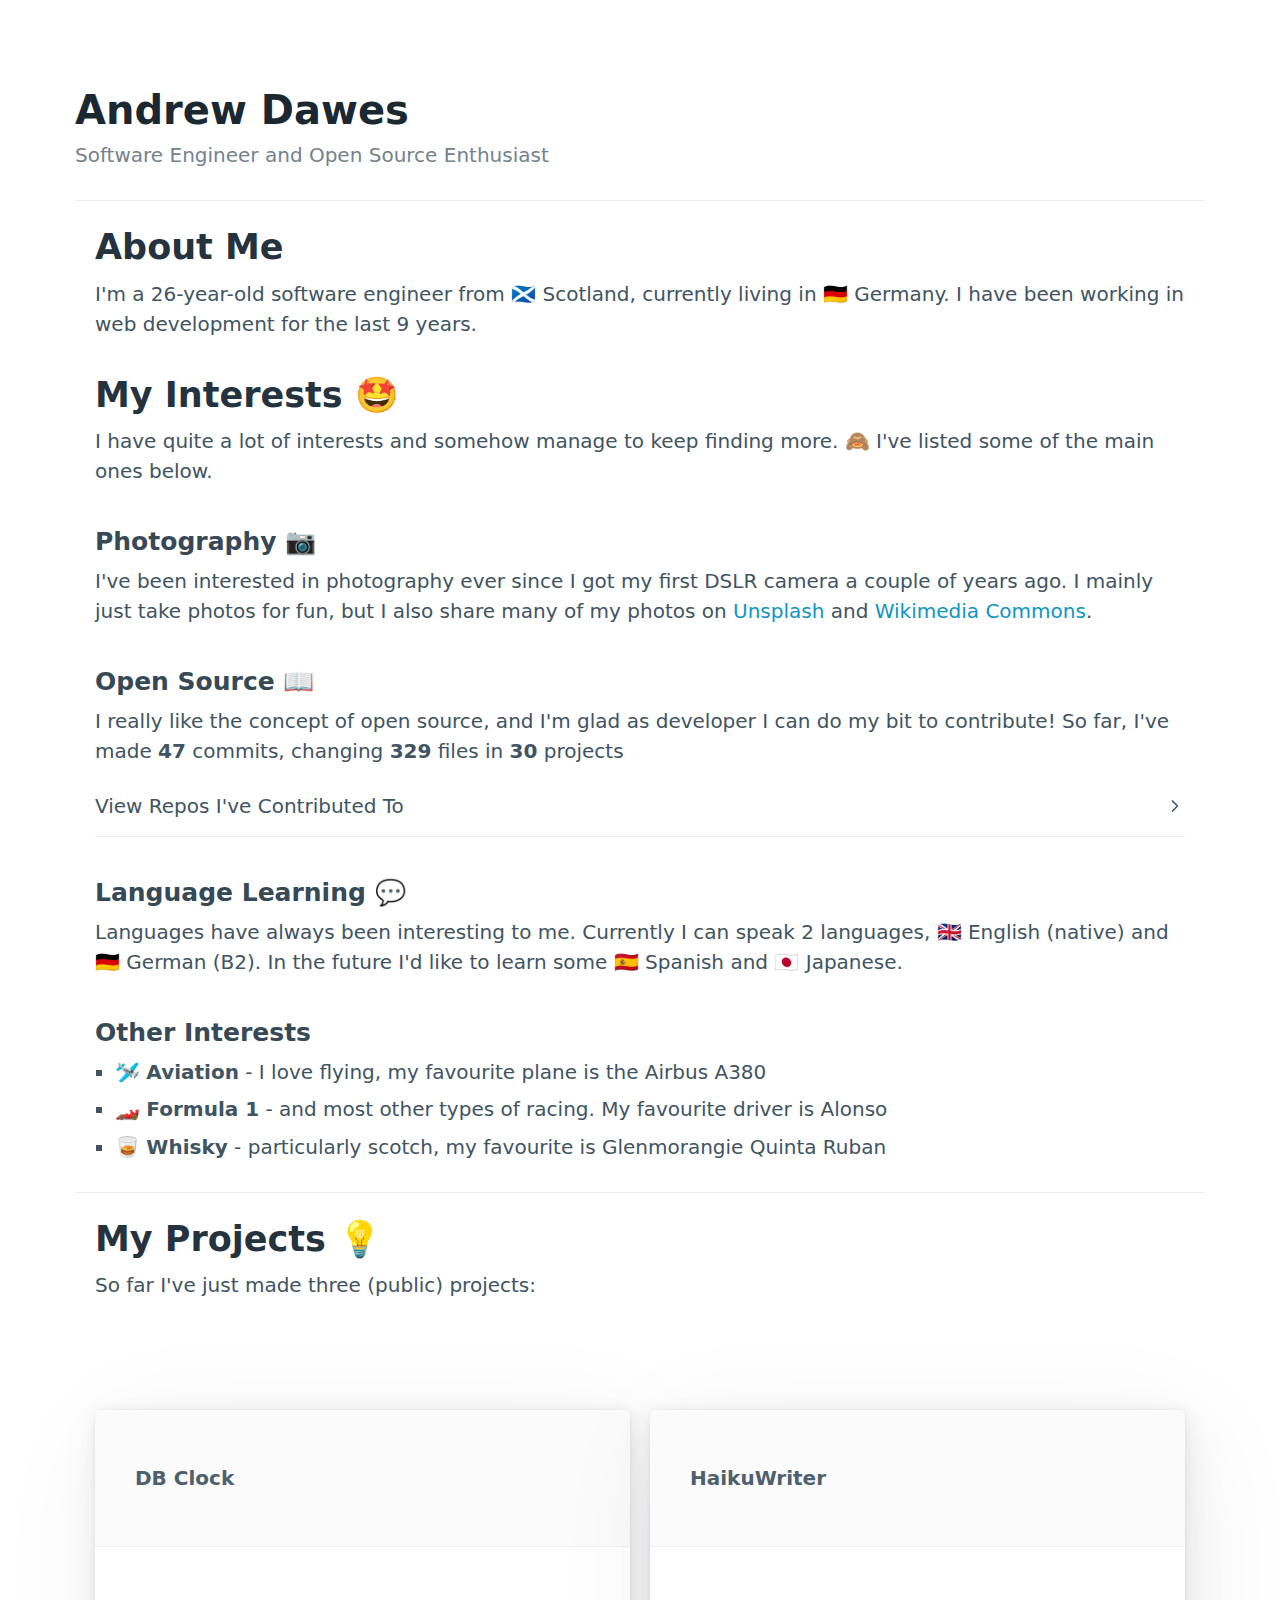
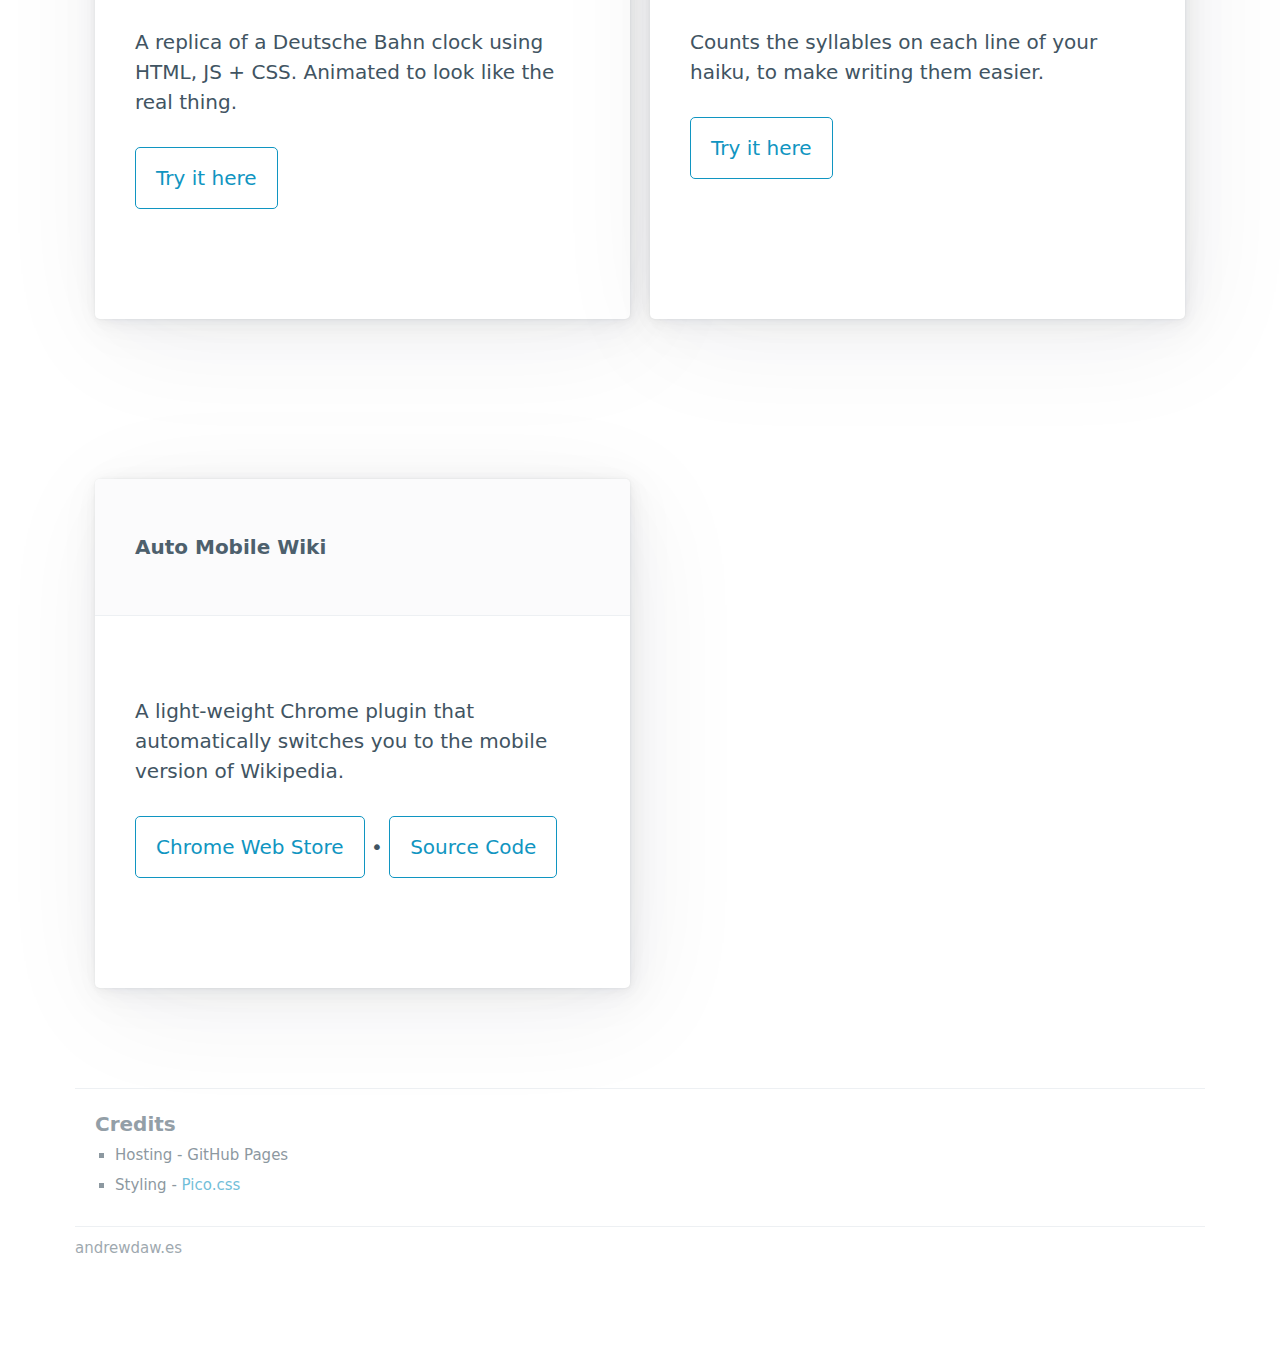
<file: index.html>
<!DOCTYPE html>
<html lang="en">
	<head>
		<meta charset="UTF-8" />
		<meta http-equiv="X-UA-Compatible" content="IE=edge" />
		<meta name="viewport" content="width=device-width, initial-scale=1" />
		<title>Andrew Dawes, Software Engineer</title>
		<link rel="stylesheet" href="css/pico.min.css" />
		<link rel="stylesheet" href="css/style.css?v=1.13" />
		<link rel="icon" type="image/png" href="favicon.png" />
	</head>
	<body>
		<main class="container">
			<div class="headings">
				<h1>Andrew Dawes</h1>
				<h2>Software Engineer and Open Source Enthusiast</h2>
			</div>
			<hr />
			<section>
				<h2>About Me</h2>
				<p>
					I'm a 26-year-old software engineer from 🏴󠁧󠁢󠁳󠁣󠁴󠁿 Scotland,
					currently living in 🇩🇪 Germany. I have been working in web
					development for the last 9 years.
				</p>
			</section>
			<section>
				<h2>My Interests 🤩</h2>
				<p>
					I have quite a lot of interests and somehow manage to keep
					finding more. 🙈 I've listed some of the main ones below.
				</p>
				<h4>Photography 📷</h4>
				<p>
					I've been interested in photography ever since I got my
					first DSLR camera a couple of years ago. I mainly just take
					photos for fun, but I also share many of my photos on
					<a href="https://unsplash.com/@andrewdawes" target="_blank"
						>Unsplash</a
					>
					and
					<a
						href="https://commons.wikimedia.org/wiki/Special:Contributions/AndrewDawes"
						target="_blank"
						>Wikimedia Commons</a
					>.
				</p>
				<h4>Open Source 📖</h4>
				<p>
					I really like the concept of open source, and I'm glad as
					developer I can do my bit to contribute! So far, I've made
					<b>47</b> commits, changing <b>329</b> files in
					<b>30</b> projects
				</p>
				<details>
					<summary>View Repos I've Contributed To</summary>
					<ul class="splitlist">
						<li>
							<a
								href="https://github.com/Automattic/jetpack"
								target="_blank"
								>Automattic/jetpack</a
							>
						</li>
						<li>
							<a
								href="https://github.com/bolt/core"
								target="_blank"
								>bolt/core</a
							>
						</li>
						<li>
							<a
								href="https://github.com/bolt/docs"
								target="_blank"
								>bolt/docs</a
							>
						</li>
						<li>
							<a
								href="https://github.com/cakephp/docs"
								target="_blank"
								>cakephp/docs</a
							>
						</li>
						<li>
							<a
								href="https://github.com/chartjs/Chart.js"
								target="_blank"
								>chartjs/Chart.js</a
							>
						</li>
						<li>
							<a href="codeguy/php-the-right-way" target="_blank"
								>codeguy/php-the-right-way</a
							>
						</li>
						<li>
							<a
								href="https://github.com/codeigniter4/CodeIgniter4"
								target="_blank"
								>codeigniter4/CodeIgniter4</a
							>
						</li>
						<li>
							<a
								href="https://github.com/freeCodeCamp/freeCodeCamp"
								target="_blank"
								>freeCodeCamp/freeCodeCamp</a
							>
						</li>
						<li>
							<a
								href="https://github.com/JetBrains/phpstorm-stubs"
								target="_blank"
								>JetBrains/phpstorm-stubs</a
							>
						</li>
						<li>
							<a
								href="https://github.com/jquery/api.jquery.com"
								target="_blank"
								>jquery/api.jquery.com</a
							>
						</li>
						<li>
							<a
								href="https://github.com/KnpLabs/php-github-api"
								target="_blank"
								>KnpLabs/php-github-api</a
							>
						</li>
						<li>
							<a
								href="https://github.com/laravel/docs"
								target="_blank"
								>laravel/docs</a
							>
						</li>
						<li>
							<a
								href="https://github.com/mjaschen/phpgeo"
								target="_blank"
								>mjaschen/phpgeo</a
							>
						</li>
						<li>
							<a
								href="https://github.com/mezzio/mezzio"
								target="_blank"
								>mezzio/mezzio</a
							>
						</li>
						<li>
							<a
								href="https://github.com/nette/docs"
								target="_blank"
								>nette/docs</a
							>
						</li>
						<li>
							<a
								href="https://github.com/nextcloud/documentation"
								target="_blank"
								>nextcloud/documentation</a
							>
						</li>
						<li>
							<a href="https://github.com/npm/cli" target="_blank"
								>npm/cli</a
							>
						</li>
						<li>
							<a
								href="https://github.com/npm/documentation"
								target="_blank"
								>npm/documentation</a
							>
						</li>
						<li>
							<a
								href="https://github.com/nunomaduro/phpinsights"
								target="_blank"
								>nunomaduro/phpinsights</a
							>
						</li>
						<li>
							<a
								href="https://github.com/qunitjs/qunit"
								target="_blank"
								>qunitjs/qunit</a
							>
						</li>
						<li>
							<a
								href="https://github.com/slimphp/Slim-Website/"
								target="_blank"
								>slimphp/Slim-Website/</a
							>
						</li>
						<li>
							<a
								href="https://github.com/smarty-php/smarty"
								target="_blank"
								>smarty-php/smarty</a
							>
						</li>
						<li>
							<a
								href="https://github.com/splitbrain/dokuwiki"
								target="_blank"
								>splitbrain/dokuwiki</a
							>
						</li>
						<li>
							<a
								href="https://github.com/twbs/bootstrap"
								target="_blank"
								>twbs/bootstrap</a
							>
						</li>
						<li>
							<a
								href="https://github.com/vuejs/docs"
								target="_blank"
								>vuejs/docs</a
							>
						</li>
						<li>
							<a
								href="https://github.com/WordPress/book"
								target="_blank"
								>WordPress/book</a
							>
						</li>
						<li>
							<a
								href="https://github.com/WordPress/WordPress-Documentation-Style-Guide"
								target="_blank"
								>WordPress/WordPress-Documentation-Style-Guide</a
							>
						</li>
						<li>
							<a
								href="https://github.com/WordPress/wpcs-docs"
								target="_blank"
								>WordPress/wpcs-docs</a
							>
						</li>
						<li>
							<a
								href="https://github.com/yiisoft/yii2"
								target="_blank"
								>yiisoft/yii2</a
							>
						</li>
					</ul>
				</details>
				<h4>Language Learning 💬</h4>
				<p>
					Languages have always been interesting to me. Currently I
					can speak 2 languages, 🇬🇧 English (native) and 🇩🇪 German
					(B2). In the future I'd like to learn some 🇪🇸 Spanish and 🇯🇵
					Japanese.
				</p>
				<h4>Other Interests</h4>
				<ul>
					<li>
						🛩️ <b>Aviation</b> - I love flying, my favourite plane
						is the Airbus A380
					</li>
					<li>
						🏎️ <b>Formula 1</b> - and most other types of racing. My
						favourite driver is Alonso
					</li>
					<li>
						🥃 <b>Whisky</b> - particularly scotch, my favourite is
						Glenmorangie Quinta Ruban
					</li>
				</ul>
			</section>
			<hr />
			<section>
				<h2>My Projects 💡</h2>
				<p>So far I've just made three (public) projects:</p>
				<div class="grid">
					<article>
						<header>
							<h6>DB Clock</h6>
						</header>
						<p>
							A replica of a Deutsche Bahn clock using HTML, JS +
							CSS. Animated to look like the real thing.
						</p>
						<p>
							<a
								href="https://andrewdaw.es/projects/db-clock"
								role="button"
								class="outline"
								target="_blank"
								>Try it here</a
							>
						</p>
					</article>
					<article>
						<header>
							<h6>HaikuWriter</h6>
						</header>
						<p>
							Counts the syllables on each line of your haiku, to
							make writing them easier.
						</p>
						<p>
							<a
								href="https://andrewdaw.es/projects/haiku-writer"
								role="button"
								class="outline"
								target="_blank"
								>Try it here</a
							>
						</p>
					</article>
				</div>
				<div class="grid">
					<article>
						<header>
							<h6>Auto Mobile Wiki</h6>
						</header>
						<p>
							A light-weight Chrome plugin that automatically
							switches you to the mobile version of Wikipedia.
						</p>
						<p>
							<a
								href="https://chrome.google.com/webstore/detail/auto-mobile-wiki/agpoipkfbifkdhdghbjilapmbgdedomn"
								role="button"
								class="outline"
								target="_blank"
								>Chrome Web Store</a
							>
							&bull;
							<a
								href="https://github.com/AndrewDawes/auto-mobile-wiki"
								role="button"
								class="outline"
								target="_blank"
								>Source Code</a
							>
						</p>
					</article>
					<div></div>
				</div>
			</section>
			<hr />
			<section class="credits">
				<h6>Credits</h6>
				<ul>
					<li>Hosting - GitHub Pages</li>
					<li>
						Styling -
						<a
							href="https://github.com/picocss/pico"
							target="_blank"
							>Pico.css</a
						>
					</li>
				</ul>
			</section>
			<hr />
			<p class="footer">andrewdaw.es</p>
		</main>
	</body>
</html>
</file>
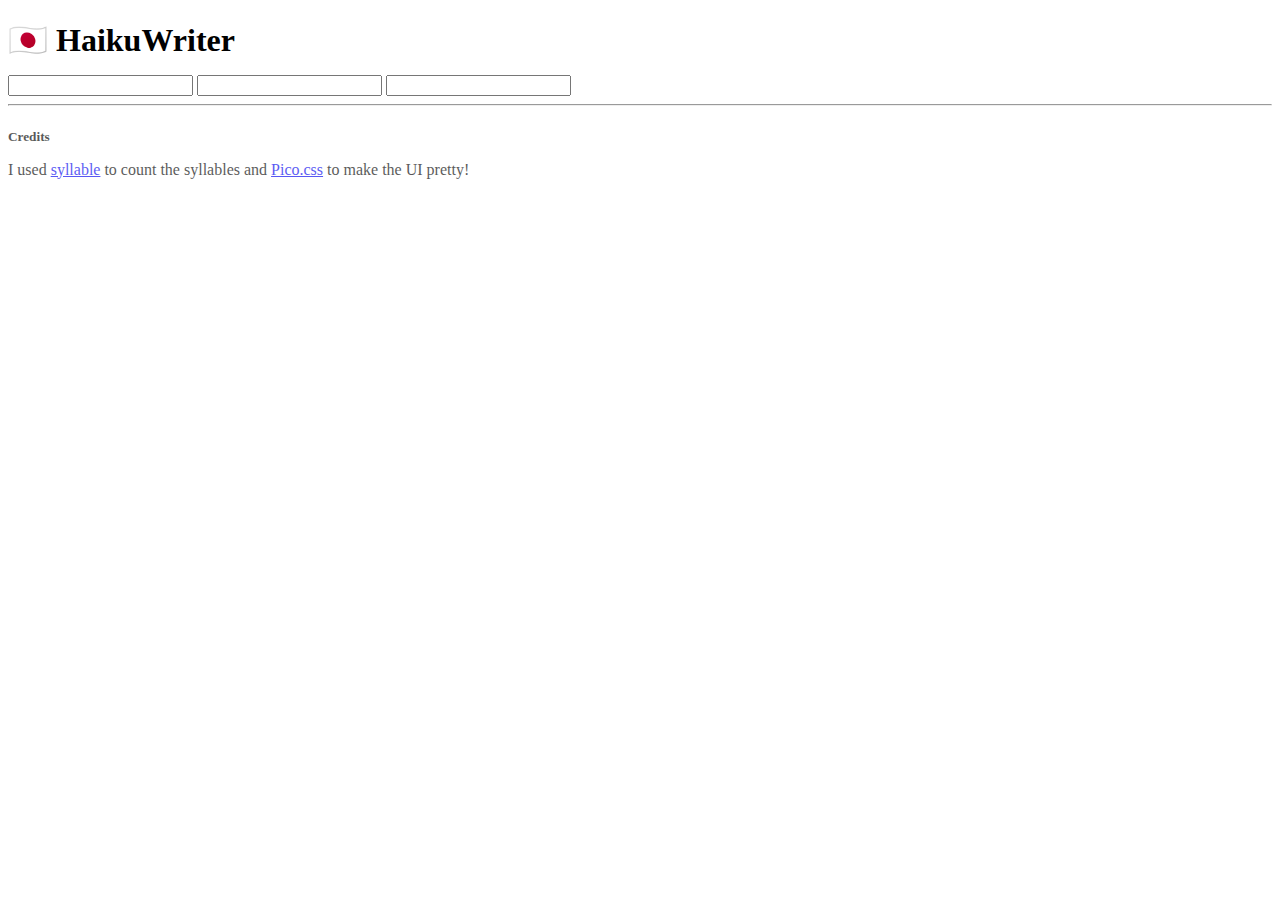
<file: projects/haiku-writer/index.html>
<!DOCTYPE html>
<html lang="en">
	<head>
		<meta charset="UTF-8">
		<meta name="viewport" content="width=device-width, initial-scale=1">
		<link rel="stylesheet" href="https://andrewdaw.es/css/pico.min.css">
		<title>HaikuWriter</title>
		<style>h1{margin-bottom: 1rem} h5{margin-bottom: 0;} .credits{opacity: 0.65}</style>
	</head>
	<body>

		<main class="container">
			<h1>🇯🇵 HaikuWriter</h1>
			<input type="text" id="lineOne" data-line="1">
			<input type="text" id="lineTwo" data-line="2">
			<input type="text" id="lineThree" data-line="3">
			<hr>
			<div class="credits">
				<h5>Credits</h4>
				<p>I used <a href="https://github.com/words/syllable" target="blank">syllable</a> to count the syllables and <a href="https://github.com/picocss/pico">Pico.css</a> to make the UI pretty!</p>
			</div>
		</main>

		<script type="module">
			import { syllable } from 'https://esm.sh/syllable@5?bundle';

			const updateDom = (el, invalid) => el.setAttribute('aria-invalid', invalid);

			const isSyllableCountValid = (syllableCount, lineNumber) => {
				let target = lineNumber === 2 ? 7 : 5;
				return syllableCount === target;
			}

			const checkSyllables = ({ target }) => {
				let lineNumber = parseInt(target.dataset.line);
				let syllableCount = syllable(target.value);
				let invalid = !isSyllableCountValid(syllableCount, lineNumber);
				updateDom(target, invalid);
			}

			[
				document.getElementById('lineOne'),
				document.getElementById('lineTwo'),
				document.getElementById('lineThree')
			].forEach(el => el.addEventListener('keyup', checkSyllables));
		</script>
	</body>
</html>
</file>
<file: css/style.css>
h1, h6 {
	margin-bottom: 0;
}
h2, h3, h4 {
	margin-bottom: 0.25rem
}
section {
	margin: 1rem
}
ul.splitlist {
	display: flex;
	flex-direction: column;
	flex-wrap: wrap;
}
.footer {
	opacity: 0.5;
	font-size: 0.75em
}
.emoji {
	height: 35px;
	width: 45px;
	display: inline-block;
	background-repeat: no-repeat;
	background-size: 45px;
	position: relative;
	top: 2px;
}
.credits {
	opacity: 0.6
}
.credits h6 {
	margin-bottom: 0.25rem
}
.credits ul {
	font-size: 0.75rem;
}
@media only screen and (min-width: 600px) {
	ul.splitlist {
		flex-direction: row;
	}
	ul.splitlist li {
		width: 50%;
	}
}
</file>
<file: css/pico.min.css>
@charset "UTF-8";/*!
 * Pico.css v1.5.6 (https://picocss.com)
 * Copyright 2019-2022 - Licensed under MIT
 */:root{--font-family:system-ui,-apple-system,"Segoe UI","Roboto","Ubuntu","Cantarell","Noto Sans",sans-serif,"Apple Color Emoji","Segoe UI Emoji","Segoe UI Symbol","Noto Color Emoji";--line-height:1.5;--font-weight:400;--font-size:16px;--border-radius:0.25rem;--border-width:1px;--outline-width:3px;--spacing:1rem;--typography-spacing-vertical:1.5rem;--block-spacing-vertical:calc(var(--spacing) * 2);--block-spacing-horizontal:var(--spacing);--grid-spacing-vertical:0;--grid-spacing-horizontal:var(--spacing);--form-element-spacing-vertical:0.75rem;--form-element-spacing-horizontal:1rem;--nav-element-spacing-vertical:1rem;--nav-element-spacing-horizontal:0.5rem;--nav-link-spacing-vertical:0.5rem;--nav-link-spacing-horizontal:0.5rem;--form-label-font-weight:var(--font-weight);--transition:0.2s ease-in-out;--modal-overlay-backdrop-filter:blur(0.25rem)}@media (min-width:576px){:root{--font-size:17px}}@media (min-width:768px){:root{--font-size:18px}}@media (min-width:992px){:root{--font-size:19px}}@media (min-width:1200px){:root{--font-size:20px}}@media (min-width:576px){body>footer,body>header,body>main,section{--block-spacing-vertical:calc(var(--spacing) * 2.5)}}@media (min-width:768px){body>footer,body>header,body>main,section{--block-spacing-vertical:calc(var(--spacing) * 3)}}@media (min-width:992px){body>footer,body>header,body>main,section{--block-spacing-vertical:calc(var(--spacing) * 3.5)}}@media (min-width:1200px){body>footer,body>header,body>main,section{--block-spacing-vertical:calc(var(--spacing) * 4)}}@media (min-width:576px){article{--block-spacing-horizontal:calc(var(--spacing) * 1.25)}}@media (min-width:768px){article{--block-spacing-horizontal:calc(var(--spacing) * 1.5)}}@media (min-width:992px){article{--block-spacing-horizontal:calc(var(--spacing) * 1.75)}}@media (min-width:1200px){article{--block-spacing-horizontal:calc(var(--spacing) * 2)}}dialog>article{--block-spacing-vertical:calc(var(--spacing) * 2);--block-spacing-horizontal:var(--spacing)}@media (min-width:576px){dialog>article{--block-spacing-vertical:calc(var(--spacing) * 2.5);--block-spacing-horizontal:calc(var(--spacing) * 1.25)}}@media (min-width:768px){dialog>article{--block-spacing-vertical:calc(var(--spacing) * 3);--block-spacing-horizontal:calc(var(--spacing) * 1.5)}}a{--text-decoration:none}a.contrast,a.secondary{--text-decoration:underline}small{--font-size:0.875em}h1,h2,h3,h4,h5,h6{--font-weight:700}h1{--font-size:2rem;--typography-spacing-vertical:3rem}h2{--font-size:1.75rem;--typography-spacing-vertical:2.625rem}h3{--font-size:1.5rem;--typography-spacing-vertical:2.25rem}h4{--font-size:1.25rem;--typography-spacing-vertical:1.874rem}h5{--font-size:1.125rem;--typography-spacing-vertical:1.6875rem}[type=checkbox],[type=radio]{--border-width:2px}[type=checkbox][role=switch]{--border-width:3px}tfoot td,tfoot th,thead td,thead th{--border-width:3px}:not(thead,tfoot)>*>td{--font-size:0.875em}code,kbd,pre,samp{--font-family:"Menlo","Consolas","Roboto Mono","Ubuntu Monospace","Noto Mono","Oxygen Mono","Liberation Mono",monospace,"Apple Color Emoji","Segoe UI Emoji","Segoe UI Symbol","Noto Color Emoji"}kbd{--font-weight:bolder}:root:not([data-theme=dark]),[data-theme=light]{--background-color:#fff;--color:hsl(205deg, 20%, 32%);--h1-color:hsl(205deg, 30%, 15%);--h2-color:#24333e;--h3-color:hsl(205deg, 25%, 23%);--h4-color:#374956;--h5-color:hsl(205deg, 20%, 32%);--h6-color:#4d606d;--muted-color:hsl(205deg, 10%, 50%);--muted-border-color:hsl(205deg, 20%, 94%);--primary:hsl(195deg, 85%, 41%);--primary-hover:hsl(195deg, 90%, 32%);--primary-focus:rgba(16, 149, 193, 0.125);--primary-inverse:#fff;--secondary:hsl(205deg, 15%, 41%);--secondary-hover:hsl(205deg, 20%, 32%);--secondary-focus:rgba(89, 107, 120, 0.125);--secondary-inverse:#fff;--contrast:hsl(205deg, 30%, 15%);--contrast-hover:#000;--contrast-focus:rgba(89, 107, 120, 0.125);--contrast-inverse:#fff;--mark-background-color:#fff2ca;--mark-color:#543a26;--ins-color:#388e3c;--del-color:#c62828;--blockquote-border-color:var(--muted-border-color);--blockquote-footer-color:var(--muted-color);--button-box-shadow:0 0 0 rgba(0, 0, 0, 0);--button-hover-box-shadow:0 0 0 rgba(0, 0, 0, 0);--form-element-background-color:transparent;--form-element-border-color:hsl(205deg, 14%, 68%);--form-element-color:var(--color);--form-element-placeholder-color:var(--muted-color);--form-element-active-background-color:transparent;--form-element-active-border-color:var(--primary);--form-element-focus-color:var(--primary-focus);--form-element-disabled-background-color:hsl(205deg, 18%, 86%);--form-element-disabled-border-color:hsl(205deg, 14%, 68%);--form-element-disabled-opacity:0.5;--form-element-invalid-border-color:#c62828;--form-element-invalid-active-border-color:#d32f2f;--form-element-invalid-focus-color:rgba(211, 47, 47, 0.125);--form-element-valid-border-color:#388e3c;--form-element-valid-active-border-color:#43a047;--form-element-valid-focus-color:rgba(67, 160, 71, 0.125);--switch-background-color:hsl(205deg, 16%, 77%);--switch-color:var(--primary-inverse);--switch-checked-background-color:var(--primary);--range-border-color:hsl(205deg, 18%, 86%);--range-active-border-color:hsl(205deg, 16%, 77%);--range-thumb-border-color:var(--background-color);--range-thumb-color:var(--secondary);--range-thumb-hover-color:var(--secondary-hover);--range-thumb-active-color:var(--primary);--table-border-color:var(--muted-border-color);--table-row-stripped-background-color:#f6f8f9;--code-background-color:hsl(205deg, 20%, 94%);--code-color:var(--muted-color);--code-kbd-background-color:var(--contrast);--code-kbd-color:var(--contrast-inverse);--code-tag-color:hsl(330deg, 40%, 50%);--code-property-color:hsl(185deg, 40%, 40%);--code-value-color:hsl(40deg, 20%, 50%);--code-comment-color:hsl(205deg, 14%, 68%);--accordion-border-color:var(--muted-border-color);--accordion-close-summary-color:var(--color);--accordion-open-summary-color:var(--muted-color);--card-background-color:var(--background-color);--card-border-color:var(--muted-border-color);--card-box-shadow:0.0145rem 0.029rem 0.174rem rgba(27, 40, 50, 0.01698),0.0335rem 0.067rem 0.402rem rgba(27, 40, 50, 0.024),0.0625rem 0.125rem 0.75rem rgba(27, 40, 50, 0.03),0.1125rem 0.225rem 1.35rem rgba(27, 40, 50, 0.036),0.2085rem 0.417rem 2.502rem rgba(27, 40, 50, 0.04302),0.5rem 1rem 6rem rgba(27, 40, 50, 0.06),0 0 0 0.0625rem rgba(27, 40, 50, 0.015);--card-sectionning-background-color:#fbfbfc;--dropdown-background-color:#fbfbfc;--dropdown-border-color:#e1e6eb;--dropdown-box-shadow:var(--card-box-shadow);--dropdown-color:var(--color);--dropdown-hover-background-color:hsl(205deg, 20%, 94%);--modal-overlay-background-color:rgba(213, 220, 226, 0.7);--progress-background-color:hsl(205deg, 18%, 86%);--progress-color:var(--primary);--loading-spinner-opacity:0.5;--tooltip-background-color:var(--contrast);--tooltip-color:var(--contrast-inverse);--icon-checkbox:url("data:image/svg+xml,%3Csvg xmlns='http://www.w3.org/2000/svg' width='24' height='24' viewBox='0 0 24 24' fill='none' stroke='rgb(255, 255, 255)' stroke-width='4' stroke-linecap='round' stroke-linejoin='round'%3E%3Cpolyline points='20 6 9 17 4 12'%3E%3C/polyline%3E%3C/svg%3E");--icon-chevron:url("data:image/svg+xml,%3Csvg xmlns='http://www.w3.org/2000/svg' width='24' height='24' viewBox='0 0 24 24' fill='none' stroke='rgb(65, 84, 98)' stroke-width='2' stroke-linecap='round' stroke-linejoin='round'%3E%3Cpolyline points='6 9 12 15 18 9'%3E%3C/polyline%3E%3C/svg%3E");--icon-chevron-button:url("data:image/svg+xml,%3Csvg xmlns='http://www.w3.org/2000/svg' width='24' height='24' viewBox='0 0 24 24' fill='none' stroke='rgb(255, 255, 255)' stroke-width='2' stroke-linecap='round' stroke-linejoin='round'%3E%3Cpolyline points='6 9 12 15 18 9'%3E%3C/polyline%3E%3C/svg%3E");--icon-chevron-button-inverse:url("data:image/svg+xml,%3Csvg xmlns='http://www.w3.org/2000/svg' width='24' height='24' viewBox='0 0 24 24' fill='none' stroke='rgb(255, 255, 255)' stroke-width='2' stroke-linecap='round' stroke-linejoin='round'%3E%3Cpolyline points='6 9 12 15 18 9'%3E%3C/polyline%3E%3C/svg%3E");--icon-close:url("data:image/svg+xml,%3Csvg xmlns='http://www.w3.org/2000/svg' width='24' height='24' viewBox='0 0 24 24' fill='none' stroke='rgb(115, 130, 140)' stroke-width='4' stroke-linecap='round' stroke-linejoin='round'%3E%3Cline x1='18' y1='6' x2='6' y2='18'%3E%3C/line%3E%3Cline x1='6' y1='6' x2='18' y2='18'%3E%3C/line%3E%3C/svg%3E");--icon-date:url("data:image/svg+xml,%3Csvg xmlns='http://www.w3.org/2000/svg' width='24' height='24' viewBox='0 0 24 24' fill='none' stroke='rgb(65, 84, 98)' stroke-width='2' stroke-linecap='round' stroke-linejoin='round'%3E%3Crect x='3' y='4' width='18' height='18' rx='2' ry='2'%3E%3C/rect%3E%3Cline x1='16' y1='2' x2='16' y2='6'%3E%3C/line%3E%3Cline x1='8' y1='2' x2='8' y2='6'%3E%3C/line%3E%3Cline x1='3' y1='10' x2='21' y2='10'%3E%3C/line%3E%3C/svg%3E");--icon-invalid:url("data:image/svg+xml,%3Csvg xmlns='http://www.w3.org/2000/svg' width='24' height='24' viewBox='0 0 24 24' fill='none' stroke='rgb(198, 40, 40)' stroke-width='2' stroke-linecap='round' stroke-linejoin='round'%3E%3Ccircle cx='12' cy='12' r='10'%3E%3C/circle%3E%3Cline x1='12' y1='8' x2='12' y2='12'%3E%3C/line%3E%3Cline x1='12' y1='16' x2='12.01' y2='16'%3E%3C/line%3E%3C/svg%3E");--icon-minus:url("data:image/svg+xml,%3Csvg xmlns='http://www.w3.org/2000/svg' width='24' height='24' viewBox='0 0 24 24' fill='none' stroke='rgb(255, 255, 255)' stroke-width='4' stroke-linecap='round' stroke-linejoin='round'%3E%3Cline x1='5' y1='12' x2='19' y2='12'%3E%3C/line%3E%3C/svg%3E");--icon-search:url("data:image/svg+xml,%3Csvg xmlns='http://www.w3.org/2000/svg' width='24' height='24' viewBox='0 0 24 24' fill='none' stroke='rgb(65, 84, 98)' stroke-width='2' stroke-linecap='round' stroke-linejoin='round'%3E%3Ccircle cx='11' cy='11' r='8'%3E%3C/circle%3E%3Cline x1='21' y1='21' x2='16.65' y2='16.65'%3E%3C/line%3E%3C/svg%3E");--icon-time:url("data:image/svg+xml,%3Csvg xmlns='http://www.w3.org/2000/svg' width='24' height='24' viewBox='0 0 24 24' fill='none' stroke='rgb(65, 84, 98)' stroke-width='2' stroke-linecap='round' stroke-linejoin='round'%3E%3Ccircle cx='12' cy='12' r='10'%3E%3C/circle%3E%3Cpolyline points='12 6 12 12 16 14'%3E%3C/polyline%3E%3C/svg%3E");--icon-valid:url("data:image/svg+xml,%3Csvg xmlns='http://www.w3.org/2000/svg' width='24' height='24' viewBox='0 0 24 24' fill='none' stroke='rgb(56, 142, 60)' stroke-width='3' stroke-linecap='round' stroke-linejoin='round'%3E%3Cpolyline points='20 6 9 17 4 12'%3E%3C/polyline%3E%3C/svg%3E");color-scheme:light}@media only screen and (prefers-color-scheme:dark){:root:not([data-theme=light]){--background-color:#11191f;--color:hsl(205deg, 16%, 77%);--h1-color:hsl(205deg, 20%, 94%);--h2-color:#e1e6eb;--h3-color:hsl(205deg, 18%, 86%);--h4-color:#c8d1d8;--h5-color:hsl(205deg, 16%, 77%);--h6-color:#afbbc4;--muted-color:hsl(205deg, 10%, 50%);--muted-border-color:#1f2d38;--primary:hsl(195deg, 85%, 41%);--primary-hover:hsl(195deg, 80%, 50%);--primary-focus:rgba(16, 149, 193, 0.25);--primary-inverse:#fff;--secondary:hsl(205deg, 15%, 41%);--secondary-hover:hsl(205deg, 10%, 50%);--secondary-focus:rgba(115, 130, 140, 0.25);--secondary-inverse:#fff;--contrast:hsl(205deg, 20%, 94%);--contrast-hover:#fff;--contrast-focus:rgba(115, 130, 140, 0.25);--contrast-inverse:#000;--mark-background-color:#d1c284;--mark-color:#11191f;--ins-color:#388e3c;--del-color:#c62828;--blockquote-border-color:var(--muted-border-color);--blockquote-footer-color:var(--muted-color);--button-box-shadow:0 0 0 rgba(0, 0, 0, 0);--button-hover-box-shadow:0 0 0 rgba(0, 0, 0, 0);--form-element-background-color:#11191f;--form-element-border-color:#374956;--form-element-color:var(--color);--form-element-placeholder-color:var(--muted-color);--form-element-active-background-color:var(--form-element-background-color);--form-element-active-border-color:var(--primary);--form-element-focus-color:var(--primary-focus);--form-element-disabled-background-color:hsl(205deg, 25%, 23%);--form-element-disabled-border-color:hsl(205deg, 20%, 32%);--form-element-disabled-opacity:0.5;--form-element-invalid-border-color:#b71c1c;--form-element-invalid-active-border-color:#c62828;--form-element-invalid-focus-color:rgba(198, 40, 40, 0.25);--form-element-valid-border-color:#2e7d32;--form-element-valid-active-border-color:#388e3c;--form-element-valid-focus-color:rgba(56, 142, 60, 0.25);--switch-background-color:#374956;--switch-color:var(--primary-inverse);--switch-checked-background-color:var(--primary);--range-border-color:#24333e;--range-active-border-color:hsl(205deg, 25%, 23%);--range-thumb-border-color:var(--background-color);--range-thumb-color:var(--secondary);--range-thumb-hover-color:var(--secondary-hover);--range-thumb-active-color:var(--primary);--table-border-color:var(--muted-border-color);--table-row-stripped-background-color:rgba(115, 130, 140, 0.05);--code-background-color:#18232c;--code-color:var(--muted-color);--code-kbd-background-color:var(--contrast);--code-kbd-color:var(--contrast-inverse);--code-tag-color:hsl(330deg, 30%, 50%);--code-property-color:hsl(185deg, 30%, 50%);--code-value-color:hsl(40deg, 10%, 50%);--code-comment-color:#4d606d;--accordion-border-color:var(--muted-border-color);--accordion-active-summary-color:var(--primary);--accordion-close-summary-color:var(--color);--accordion-open-summary-color:var(--muted-color);--card-background-color:#141e26;--card-border-color:var(--card-background-color);--card-box-shadow:0.0145rem 0.029rem 0.174rem rgba(0, 0, 0, 0.01698),0.0335rem 0.067rem 0.402rem rgba(0, 0, 0, 0.024),0.0625rem 0.125rem 0.75rem rgba(0, 0, 0, 0.03),0.1125rem 0.225rem 1.35rem rgba(0, 0, 0, 0.036),0.2085rem 0.417rem 2.502rem rgba(0, 0, 0, 0.04302),0.5rem 1rem 6rem rgba(0, 0, 0, 0.06),0 0 0 0.0625rem rgba(0, 0, 0, 0.015);--card-sectionning-background-color:#18232c;--dropdown-background-color:hsl(205deg, 30%, 15%);--dropdown-border-color:#24333e;--dropdown-box-shadow:var(--card-box-shadow);--dropdown-color:var(--color);--dropdown-hover-background-color:rgba(36, 51, 62, 0.75);--modal-overlay-background-color:rgba(36, 51, 62, 0.8);--progress-background-color:#24333e;--progress-color:var(--primary);--loading-spinner-opacity:0.5;--tooltip-background-color:var(--contrast);--tooltip-color:var(--contrast-inverse);--icon-checkbox:url("data:image/svg+xml,%3Csvg xmlns='http://www.w3.org/2000/svg' width='24' height='24' viewBox='0 0 24 24' fill='none' stroke='rgb(255, 255, 255)' stroke-width='4' stroke-linecap='round' stroke-linejoin='round'%3E%3Cpolyline points='20 6 9 17 4 12'%3E%3C/polyline%3E%3C/svg%3E");--icon-chevron:url("data:image/svg+xml,%3Csvg xmlns='http://www.w3.org/2000/svg' width='24' height='24' viewBox='0 0 24 24' fill='none' stroke='rgb(162, 175, 185)' stroke-width='2' stroke-linecap='round' stroke-linejoin='round'%3E%3Cpolyline points='6 9 12 15 18 9'%3E%3C/polyline%3E%3C/svg%3E");--icon-chevron-button:url("data:image/svg+xml,%3Csvg xmlns='http://www.w3.org/2000/svg' width='24' height='24' viewBox='0 0 24 24' fill='none' stroke='rgb(255, 255, 255)' stroke-width='2' stroke-linecap='round' stroke-linejoin='round'%3E%3Cpolyline points='6 9 12 15 18 9'%3E%3C/polyline%3E%3C/svg%3E");--icon-chevron-button-inverse:url("data:image/svg+xml,%3Csvg xmlns='http://www.w3.org/2000/svg' width='24' height='24' viewBox='0 0 24 24' fill='none' stroke='rgb(0, 0, 0)' stroke-width='2' stroke-linecap='round' stroke-linejoin='round'%3E%3Cpolyline points='6 9 12 15 18 9'%3E%3C/polyline%3E%3C/svg%3E");--icon-close:url("data:image/svg+xml,%3Csvg xmlns='http://www.w3.org/2000/svg' width='24' height='24' viewBox='0 0 24 24' fill='none' stroke='rgb(115, 130, 140)' stroke-width='4' stroke-linecap='round' stroke-linejoin='round'%3E%3Cline x1='18' y1='6' x2='6' y2='18'%3E%3C/line%3E%3Cline x1='6' y1='6' x2='18' y2='18'%3E%3C/line%3E%3C/svg%3E");--icon-date:url("data:image/svg+xml,%3Csvg xmlns='http://www.w3.org/2000/svg' width='24' height='24' viewBox='0 0 24 24' fill='none' stroke='rgb(162, 175, 185)' stroke-width='2' stroke-linecap='round' stroke-linejoin='round'%3E%3Crect x='3' y='4' width='18' height='18' rx='2' ry='2'%3E%3C/rect%3E%3Cline x1='16' y1='2' x2='16' y2='6'%3E%3C/line%3E%3Cline x1='8' y1='2' x2='8' y2='6'%3E%3C/line%3E%3Cline x1='3' y1='10' x2='21' y2='10'%3E%3C/line%3E%3C/svg%3E");--icon-invalid:url("data:image/svg+xml,%3Csvg xmlns='http://www.w3.org/2000/svg' width='24' height='24' viewBox='0 0 24 24' fill='none' stroke='rgb(183, 28, 28)' stroke-width='2' stroke-linecap='round' stroke-linejoin='round'%3E%3Ccircle cx='12' cy='12' r='10'%3E%3C/circle%3E%3Cline x1='12' y1='8' x2='12' y2='12'%3E%3C/line%3E%3Cline x1='12' y1='16' x2='12.01' y2='16'%3E%3C/line%3E%3C/svg%3E");--icon-minus:url("data:image/svg+xml,%3Csvg xmlns='http://www.w3.org/2000/svg' width='24' height='24' viewBox='0 0 24 24' fill='none' stroke='rgb(255, 255, 255)' stroke-width='4' stroke-linecap='round' stroke-linejoin='round'%3E%3Cline x1='5' y1='12' x2='19' y2='12'%3E%3C/line%3E%3C/svg%3E");--icon-search:url("data:image/svg+xml,%3Csvg xmlns='http://www.w3.org/2000/svg' width='24' height='24' viewBox='0 0 24 24' fill='none' stroke='rgb(162, 175, 185)' stroke-width='2' stroke-linecap='round' stroke-linejoin='round'%3E%3Ccircle cx='11' cy='11' r='8'%3E%3C/circle%3E%3Cline x1='21' y1='21' x2='16.65' y2='16.65'%3E%3C/line%3E%3C/svg%3E");--icon-time:url("data:image/svg+xml,%3Csvg xmlns='http://www.w3.org/2000/svg' width='24' height='24' viewBox='0 0 24 24' fill='none' stroke='rgb(162, 175, 185)' stroke-width='2' stroke-linecap='round' stroke-linejoin='round'%3E%3Ccircle cx='12' cy='12' r='10'%3E%3C/circle%3E%3Cpolyline points='12 6 12 12 16 14'%3E%3C/polyline%3E%3C/svg%3E");--icon-valid:url("data:image/svg+xml,%3Csvg xmlns='http://www.w3.org/2000/svg' width='24' height='24' viewBox='0 0 24 24' fill='none' stroke='rgb(46, 125, 50)' stroke-width='3' stroke-linecap='round' stroke-linejoin='round'%3E%3Cpolyline points='20 6 9 17 4 12'%3E%3C/polyline%3E%3C/svg%3E");color-scheme:dark}}[data-theme=dark]{--background-color:#11191f;--color:hsl(205deg, 16%, 77%);--h1-color:hsl(205deg, 20%, 94%);--h2-color:#e1e6eb;--h3-color:hsl(205deg, 18%, 86%);--h4-color:#c8d1d8;--h5-color:hsl(205deg, 16%, 77%);--h6-color:#afbbc4;--muted-color:hsl(205deg, 10%, 50%);--muted-border-color:#1f2d38;--primary:hsl(195deg, 85%, 41%);--primary-hover:hsl(195deg, 80%, 50%);--primary-focus:rgba(16, 149, 193, 0.25);--primary-inverse:#fff;--secondary:hsl(205deg, 15%, 41%);--secondary-hover:hsl(205deg, 10%, 50%);--secondary-focus:rgba(115, 130, 140, 0.25);--secondary-inverse:#fff;--contrast:hsl(205deg, 20%, 94%);--contrast-hover:#fff;--contrast-focus:rgba(115, 130, 140, 0.25);--contrast-inverse:#000;--mark-background-color:#d1c284;--mark-color:#11191f;--ins-color:#388e3c;--del-color:#c62828;--blockquote-border-color:var(--muted-border-color);--blockquote-footer-color:var(--muted-color);--button-box-shadow:0 0 0 rgba(0, 0, 0, 0);--button-hover-box-shadow:0 0 0 rgba(0, 0, 0, 0);--form-element-background-color:#11191f;--form-element-border-color:#374956;--form-element-color:var(--color);--form-element-placeholder-color:var(--muted-color);--form-element-active-background-color:var(--form-element-background-color);--form-element-active-border-color:var(--primary);--form-element-focus-color:var(--primary-focus);--form-element-disabled-background-color:hsl(205deg, 25%, 23%);--form-element-disabled-border-color:hsl(205deg, 20%, 32%);--form-element-disabled-opacity:0.5;--form-element-invalid-border-color:#b71c1c;--form-element-invalid-active-border-color:#c62828;--form-element-invalid-focus-color:rgba(198, 40, 40, 0.25);--form-element-valid-border-color:#2e7d32;--form-element-valid-active-border-color:#388e3c;--form-element-valid-focus-color:rgba(56, 142, 60, 0.25);--switch-background-color:#374956;--switch-color:var(--primary-inverse);--switch-checked-background-color:var(--primary);--range-border-color:#24333e;--range-active-border-color:hsl(205deg, 25%, 23%);--range-thumb-border-color:var(--background-color);--range-thumb-color:var(--secondary);--range-thumb-hover-color:var(--secondary-hover);--range-thumb-active-color:var(--primary);--table-border-color:var(--muted-border-color);--table-row-stripped-background-color:rgba(115, 130, 140, 0.05);--code-background-color:#18232c;--code-color:var(--muted-color);--code-kbd-background-color:var(--contrast);--code-kbd-color:var(--contrast-inverse);--code-tag-color:hsl(330deg, 30%, 50%);--code-property-color:hsl(185deg, 30%, 50%);--code-value-color:hsl(40deg, 10%, 50%);--code-comment-color:#4d606d;--accordion-border-color:var(--muted-border-color);--accordion-active-summary-color:var(--primary);--accordion-close-summary-color:var(--color);--accordion-open-summary-color:var(--muted-color);--card-background-color:#141e26;--card-border-color:var(--card-background-color);--card-box-shadow:0.0145rem 0.029rem 0.174rem rgba(0, 0, 0, 0.01698),0.0335rem 0.067rem 0.402rem rgba(0, 0, 0, 0.024),0.0625rem 0.125rem 0.75rem rgba(0, 0, 0, 0.03),0.1125rem 0.225rem 1.35rem rgba(0, 0, 0, 0.036),0.2085rem 0.417rem 2.502rem rgba(0, 0, 0, 0.04302),0.5rem 1rem 6rem rgba(0, 0, 0, 0.06),0 0 0 0.0625rem rgba(0, 0, 0, 0.015);--card-sectionning-background-color:#18232c;--dropdown-background-color:hsl(205deg, 30%, 15%);--dropdown-border-color:#24333e;--dropdown-box-shadow:var(--card-box-shadow);--dropdown-color:var(--color);--dropdown-hover-background-color:rgba(36, 51, 62, 0.75);--modal-overlay-background-color:rgba(36, 51, 62, 0.8);--progress-background-color:#24333e;--progress-color:var(--primary);--loading-spinner-opacity:0.5;--tooltip-background-color:var(--contrast);--tooltip-color:var(--contrast-inverse);--icon-checkbox:url("data:image/svg+xml,%3Csvg xmlns='http://www.w3.org/2000/svg' width='24' height='24' viewBox='0 0 24 24' fill='none' stroke='rgb(255, 255, 255)' stroke-width='4' stroke-linecap='round' stroke-linejoin='round'%3E%3Cpolyline points='20 6 9 17 4 12'%3E%3C/polyline%3E%3C/svg%3E");--icon-chevron:url("data:image/svg+xml,%3Csvg xmlns='http://www.w3.org/2000/svg' width='24' height='24' viewBox='0 0 24 24' fill='none' stroke='rgb(162, 175, 185)' stroke-width='2' stroke-linecap='round' stroke-linejoin='round'%3E%3Cpolyline points='6 9 12 15 18 9'%3E%3C/polyline%3E%3C/svg%3E");--icon-chevron-button:url("data:image/svg+xml,%3Csvg xmlns='http://www.w3.org/2000/svg' width='24' height='24' viewBox='0 0 24 24' fill='none' stroke='rgb(255, 255, 255)' stroke-width='2' stroke-linecap='round' stroke-linejoin='round'%3E%3Cpolyline points='6 9 12 15 18 9'%3E%3C/polyline%3E%3C/svg%3E");--icon-chevron-button-inverse:url("data:image/svg+xml,%3Csvg xmlns='http://www.w3.org/2000/svg' width='24' height='24' viewBox='0 0 24 24' fill='none' stroke='rgb(0, 0, 0)' stroke-width='2' stroke-linecap='round' stroke-linejoin='round'%3E%3Cpolyline points='6 9 12 15 18 9'%3E%3C/polyline%3E%3C/svg%3E");--icon-close:url("data:image/svg+xml,%3Csvg xmlns='http://www.w3.org/2000/svg' width='24' height='24' viewBox='0 0 24 24' fill='none' stroke='rgb(115, 130, 140)' stroke-width='4' stroke-linecap='round' stroke-linejoin='round'%3E%3Cline x1='18' y1='6' x2='6' y2='18'%3E%3C/line%3E%3Cline x1='6' y1='6' x2='18' y2='18'%3E%3C/line%3E%3C/svg%3E");--icon-date:url("data:image/svg+xml,%3Csvg xmlns='http://www.w3.org/2000/svg' width='24' height='24' viewBox='0 0 24 24' fill='none' stroke='rgb(162, 175, 185)' stroke-width='2' stroke-linecap='round' stroke-linejoin='round'%3E%3Crect x='3' y='4' width='18' height='18' rx='2' ry='2'%3E%3C/rect%3E%3Cline x1='16' y1='2' x2='16' y2='6'%3E%3C/line%3E%3Cline x1='8' y1='2' x2='8' y2='6'%3E%3C/line%3E%3Cline x1='3' y1='10' x2='21' y2='10'%3E%3C/line%3E%3C/svg%3E");--icon-invalid:url("data:image/svg+xml,%3Csvg xmlns='http://www.w3.org/2000/svg' width='24' height='24' viewBox='0 0 24 24' fill='none' stroke='rgb(183, 28, 28)' stroke-width='2' stroke-linecap='round' stroke-linejoin='round'%3E%3Ccircle cx='12' cy='12' r='10'%3E%3C/circle%3E%3Cline x1='12' y1='8' x2='12' y2='12'%3E%3C/line%3E%3Cline x1='12' y1='16' x2='12.01' y2='16'%3E%3C/line%3E%3C/svg%3E");--icon-minus:url("data:image/svg+xml,%3Csvg xmlns='http://www.w3.org/2000/svg' width='24' height='24' viewBox='0 0 24 24' fill='none' stroke='rgb(255, 255, 255)' stroke-width='4' stroke-linecap='round' stroke-linejoin='round'%3E%3Cline x1='5' y1='12' x2='19' y2='12'%3E%3C/line%3E%3C/svg%3E");--icon-search:url("data:image/svg+xml,%3Csvg xmlns='http://www.w3.org/2000/svg' width='24' height='24' viewBox='0 0 24 24' fill='none' stroke='rgb(162, 175, 185)' stroke-width='2' stroke-linecap='round' stroke-linejoin='round'%3E%3Ccircle cx='11' cy='11' r='8'%3E%3C/circle%3E%3Cline x1='21' y1='21' x2='16.65' y2='16.65'%3E%3C/line%3E%3C/svg%3E");--icon-time:url("data:image/svg+xml,%3Csvg xmlns='http://www.w3.org/2000/svg' width='24' height='24' viewBox='0 0 24 24' fill='none' stroke='rgb(162, 175, 185)' stroke-width='2' stroke-linecap='round' stroke-linejoin='round'%3E%3Ccircle cx='12' cy='12' r='10'%3E%3C/circle%3E%3Cpolyline points='12 6 12 12 16 14'%3E%3C/polyline%3E%3C/svg%3E");--icon-valid:url("data:image/svg+xml,%3Csvg xmlns='http://www.w3.org/2000/svg' width='24' height='24' viewBox='0 0 24 24' fill='none' stroke='rgb(46, 125, 50)' stroke-width='3' stroke-linecap='round' stroke-linejoin='round'%3E%3Cpolyline points='20 6 9 17 4 12'%3E%3C/polyline%3E%3C/svg%3E");color-scheme:dark}[type=checkbox],[type=radio],[type=range],progress{accent-color:var(--primary)}*,::after,::before{box-sizing:border-box;background-repeat:no-repeat}::after,::before{text-decoration:inherit;vertical-align:inherit}:where(:root){-webkit-tap-highlight-color:transparent;-webkit-text-size-adjust:100%;-moz-text-size-adjust:100%;text-size-adjust:100%;background-color:var(--background-color);color:var(--color);font-weight:var(--font-weight);font-size:var(--font-size);line-height:var(--line-height);font-family:var(--font-family);text-rendering:optimizeLegibility;overflow-wrap:break-word;cursor:default;-moz-tab-size:4;-o-tab-size:4;tab-size:4}main{display:block}body{width:100%;margin:0}body>footer,body>header,body>main{width:100%;margin-right:auto;margin-left:auto;padding:var(--block-spacing-vertical) 0}.container,.container-fluid{width:100%;margin-right:auto;margin-left:auto;padding-right:var(--spacing);padding-left:var(--spacing)}@media (min-width:576px){.container{max-width:510px;padding-right:0;padding-left:0}}@media (min-width:768px){.container{max-width:700px}}@media (min-width:992px){.container{max-width:920px}}@media (min-width:1200px){.container{max-width:1130px}}section{margin-bottom:var(--block-spacing-vertical)}.grid{grid-column-gap:var(--grid-spacing-horizontal);grid-row-gap:var(--grid-spacing-vertical);display:grid;grid-template-columns:1fr;margin:0}@media (min-width:992px){.grid{grid-template-columns:repeat(auto-fit,minmax(0%,1fr))}}.grid>*{min-width:0}figure{display:block;margin:0;padding:0;overflow-x:auto}figure figcaption{padding:calc(var(--spacing) * .5) 0;color:var(--muted-color)}b,strong{font-weight:bolder}sub,sup{position:relative;font-size:.75em;line-height:0;vertical-align:baseline}sub{bottom:-.25em}sup{top:-.5em}address,blockquote,dl,figure,form,ol,p,pre,table,ul{margin-top:0;margin-bottom:var(--typography-spacing-vertical);color:var(--color);font-style:normal;font-weight:var(--font-weight);font-size:var(--font-size)}[role=link],a{--color:var(--primary);--background-color:transparent;outline:0;background-color:var(--background-color);color:var(--color);-webkit-text-decoration:var(--text-decoration);text-decoration:var(--text-decoration);transition:background-color var(--transition),color var(--transition),box-shadow var(--transition),-webkit-text-decoration var(--transition);transition:background-color var(--transition),color var(--transition),text-decoration var(--transition),box-shadow var(--transition);transition:background-color var(--transition),color var(--transition),text-decoration var(--transition),box-shadow var(--transition),-webkit-text-decoration var(--transition)}[role=link]:is([aria-current],:hover,:active,:focus),a:is([aria-current],:hover,:active,:focus){--color:var(--primary-hover);--text-decoration:underline}[role=link]:focus,a:focus{--background-color:var(--primary-focus)}[role=link].secondary,a.secondary{--color:var(--secondary)}[role=link].secondary:is([aria-current],:hover,:active,:focus),a.secondary:is([aria-current],:hover,:active,:focus){--color:var(--secondary-hover)}[role=link].secondary:focus,a.secondary:focus{--background-color:var(--secondary-focus)}[role=link].contrast,a.contrast{--color:var(--contrast)}[role=link].contrast:is([aria-current],:hover,:active,:focus),a.contrast:is([aria-current],:hover,:active,:focus){--color:var(--contrast-hover)}[role=link].contrast:focus,a.contrast:focus{--background-color:var(--contrast-focus)}h1,h2,h3,h4,h5,h6{margin-top:0;margin-bottom:var(--typography-spacing-vertical);color:var(--color);font-weight:var(--font-weight);font-size:var(--font-size);font-family:var(--font-family)}h1{--color:var(--h1-color)}h2{--color:var(--h2-color)}h3{--color:var(--h3-color)}h4{--color:var(--h4-color)}h5{--color:var(--h5-color)}h6{--color:var(--h6-color)}:where(address,blockquote,dl,figure,form,ol,p,pre,table,ul)~:is(h1,h2,h3,h4,h5,h6){margin-top:var(--typography-spacing-vertical)}.headings,hgroup{margin-bottom:var(--typography-spacing-vertical)}.headings>*,hgroup>*{margin-bottom:0}.headings>:last-child,hgroup>:last-child{--color:var(--muted-color);--font-weight:unset;font-size:1rem;font-family:unset}p{margin-bottom:var(--typography-spacing-vertical)}small{font-size:var(--font-size)}:where(dl,ol,ul){padding-right:0;padding-left:var(--spacing);-webkit-padding-start:var(--spacing);padding-inline-start:var(--spacing);-webkit-padding-end:0;padding-inline-end:0}:where(dl,ol,ul) li{margin-bottom:calc(var(--typography-spacing-vertical) * .25)}:where(dl,ol,ul) :is(dl,ol,ul){margin:0;margin-top:calc(var(--typography-spacing-vertical) * .25)}ul li{list-style:square}mark{padding:.125rem .25rem;background-color:var(--mark-background-color);color:var(--mark-color);vertical-align:baseline}blockquote{display:block;margin:var(--typography-spacing-vertical) 0;padding:var(--spacing);border-right:none;border-left:.25rem solid var(--blockquote-border-color);-webkit-border-start:0.25rem solid var(--blockquote-border-color);border-inline-start:0.25rem solid var(--blockquote-border-color);-webkit-border-end:none;border-inline-end:none}blockquote footer{margin-top:calc(var(--typography-spacing-vertical) * .5);color:var(--blockquote-footer-color)}abbr[title]{border-bottom:1px dotted;text-decoration:none;cursor:help}ins{color:var(--ins-color);text-decoration:none}del{color:var(--del-color)}::-moz-selection{background-color:var(--primary-focus)}::selection{background-color:var(--primary-focus)}:where(audio,canvas,iframe,img,svg,video){vertical-align:middle}audio,video{display:inline-block}audio:not([controls]){display:none;height:0}:where(iframe){border-style:none}img{max-width:100%;height:auto;border-style:none}:where(svg:not([fill])){fill:currentColor}svg:not(:root){overflow:hidden}button{margin:0;overflow:visible;font-family:inherit;text-transform:none}[type=button],[type=reset],[type=submit],button{-webkit-appearance:button}button{display:block;width:100%;margin-bottom:var(--spacing)}[role=button]{display:inline-block;text-decoration:none}[role=button],button,input[type=button],input[type=reset],input[type=submit]{--background-color:var(--primary);--border-color:var(--primary);--color:var(--primary-inverse);--box-shadow:var(--button-box-shadow, 0 0 0 rgba(0, 0, 0, 0));padding:var(--form-element-spacing-vertical) var(--form-element-spacing-horizontal);border:var(--border-width) solid var(--border-color);border-radius:var(--border-radius);outline:0;background-color:var(--background-color);box-shadow:var(--box-shadow);color:var(--color);font-weight:var(--font-weight);font-size:1rem;line-height:var(--line-height);text-align:center;cursor:pointer;transition:background-color var(--transition),border-color var(--transition),color var(--transition),box-shadow var(--transition)}[role=button]:is([aria-current],:hover,:active,:focus),button:is([aria-current],:hover,:active,:focus),input[type=button]:is([aria-current],:hover,:active,:focus),input[type=reset]:is([aria-current],:hover,:active,:focus),input[type=submit]:is([aria-current],:hover,:active,:focus){--background-color:var(--primary-hover);--border-color:var(--primary-hover);--box-shadow:var(--button-hover-box-shadow, 0 0 0 rgba(0, 0, 0, 0));--color:var(--primary-inverse)}[role=button]:focus,button:focus,input[type=button]:focus,input[type=reset]:focus,input[type=submit]:focus{--box-shadow:var(--button-hover-box-shadow, 0 0 0 rgba(0, 0, 0, 0)),0 0 0 var(--outline-width) var(--primary-focus)}:is(button,input[type=submit],input[type=button],[role=button]).secondary,input[type=reset]{--background-color:var(--secondary);--border-color:var(--secondary);--color:var(--secondary-inverse);cursor:pointer}:is(button,input[type=submit],input[type=button],[role=button]).secondary:is([aria-current],:hover,:active,:focus),input[type=reset]:is([aria-current],:hover,:active,:focus){--background-color:var(--secondary-hover);--border-color:var(--secondary-hover);--color:var(--secondary-inverse)}:is(button,input[type=submit],input[type=button],[role=button]).secondary:focus,input[type=reset]:focus{--box-shadow:var(--button-hover-box-shadow, 0 0 0 rgba(0, 0, 0, 0)),0 0 0 var(--outline-width) var(--secondary-focus)}:is(button,input[type=submit],input[type=button],[role=button]).contrast{--background-color:var(--contrast);--border-color:var(--contrast);--color:var(--contrast-inverse)}:is(button,input[type=submit],input[type=button],[role=button]).contrast:is([aria-current],:hover,:active,:focus){--background-color:var(--contrast-hover);--border-color:var(--contrast-hover);--color:var(--contrast-inverse)}:is(button,input[type=submit],input[type=button],[role=button]).contrast:focus{--box-shadow:var(--button-hover-box-shadow, 0 0 0 rgba(0, 0, 0, 0)),0 0 0 var(--outline-width) var(--contrast-focus)}:is(button,input[type=submit],input[type=button],[role=button]).outline,input[type=reset].outline{--background-color:transparent;--color:var(--primary)}:is(button,input[type=submit],input[type=button],[role=button]).outline:is([aria-current],:hover,:active,:focus),input[type=reset].outline:is([aria-current],:hover,:active,:focus){--background-color:transparent;--color:var(--primary-hover)}:is(button,input[type=submit],input[type=button],[role=button]).outline.secondary,input[type=reset].outline{--color:var(--secondary)}:is(button,input[type=submit],input[type=button],[role=button]).outline.secondary:is([aria-current],:hover,:active,:focus),input[type=reset].outline:is([aria-current],:hover,:active,:focus){--color:var(--secondary-hover)}:is(button,input[type=submit],input[type=button],[role=button]).outline.contrast{--color:var(--contrast)}:is(button,input[type=submit],input[type=button],[role=button]).outline.contrast:is([aria-current],:hover,:active,:focus){--color:var(--contrast-hover)}:where(button,[type=submit],[type=button],[type=reset],[role=button])[disabled],:where(fieldset[disabled]) :is(button,[type=submit],[type=button],[type=reset],[role=button]),a[role=button]:not([href]){opacity:.5;pointer-events:none}input,optgroup,select,textarea{margin:0;font-size:1rem;line-height:var(--line-height);font-family:inherit;letter-spacing:inherit}input{overflow:visible}select{text-transform:none}legend{max-width:100%;padding:0;color:inherit;white-space:normal}textarea{overflow:auto}[type=checkbox],[type=radio]{padding:0}::-webkit-inner-spin-button,::-webkit-outer-spin-button{height:auto}[type=search]{-webkit-appearance:textfield;outline-offset:-2px}[type=search]::-webkit-search-decoration{-webkit-appearance:none}::-webkit-file-upload-button{-webkit-appearance:button;font:inherit}::-moz-focus-inner{padding:0;border-style:none}:-moz-focusring{outline:0}:-moz-ui-invalid{box-shadow:none}::-ms-expand{display:none}[type=file],[type=range]{padding:0;border-width:0}input:not([type=checkbox],[type=radio],[type=range]){height:calc(1rem * var(--line-height) + var(--form-element-spacing-vertical) * 2 + var(--border-width) * 2)}fieldset{margin:0;margin-bottom:var(--spacing);padding:0;border:0}fieldset legend,label{display:block;margin-bottom:calc(var(--spacing) * .25);font-weight:var(--form-label-font-weight,var(--font-weight))}input:not([type=checkbox],[type=radio]),select,textarea{width:100%}input:not([type=checkbox],[type=radio],[type=range],[type=file]),select,textarea{-webkit-appearance:none;-moz-appearance:none;appearance:none;padding:var(--form-element-spacing-vertical) var(--form-element-spacing-horizontal)}input,select,textarea{--background-color:var(--form-element-background-color);--border-color:var(--form-element-border-color);--color:var(--form-element-color);--box-shadow:none;border:var(--border-width) solid var(--border-color);border-radius:var(--border-radius);outline:0;background-color:var(--background-color);box-shadow:var(--box-shadow);color:var(--color);font-weight:var(--font-weight);transition:background-color var(--transition),border-color var(--transition),color var(--transition),box-shadow var(--transition)}:where(select,textarea):is(:active,:focus),input:not([type=submit],[type=button],[type=reset],[type=checkbox],[type=radio],[readonly]):is(:active,:focus){--background-color:var(--form-element-active-background-color)}:where(select,textarea):is(:active,:focus),input:not([type=submit],[type=button],[type=reset],[role=switch],[readonly]):is(:active,:focus){--border-color:var(--form-element-active-border-color)}input:not([type=submit],[type=button],[type=reset],[type=range],[type=file],[readonly]):focus,select:focus,textarea:focus{--box-shadow:0 0 0 var(--outline-width) var(--form-element-focus-color)}:where(fieldset[disabled]) :is(input:not([type=submit],[type=button],[type=reset]),select,textarea),input:not([type=submit],[type=button],[type=reset])[disabled],select[disabled],textarea[disabled]{--background-color:var(--form-element-disabled-background-color);--border-color:var(--form-element-disabled-border-color);opacity:var(--form-element-disabled-opacity);pointer-events:none}:where(input,select,textarea):not([type=checkbox],[type=radio],[type=date],[type=datetime-local],[type=month],[type=time],[type=week])[aria-invalid]{padding-right:calc(var(--form-element-spacing-horizontal) + 1.5rem)!important;padding-left:var(--form-element-spacing-horizontal);-webkit-padding-start:var(--form-element-spacing-horizontal)!important;padding-inline-start:var(--form-element-spacing-horizontal)!important;-webkit-padding-end:calc(var(--form-element-spacing-horizontal) + 1.5rem)!important;padding-inline-end:calc(var(--form-element-spacing-horizontal) + 1.5rem)!important;background-position:center right .75rem;background-size:1rem auto;background-repeat:no-repeat}:where(input,select,textarea):not([type=checkbox],[type=radio],[type=date],[type=datetime-local],[type=month],[type=time],[type=week])[aria-invalid=false]{background-image:var(--icon-valid)}:where(input,select,textarea):not([type=checkbox],[type=radio],[type=date],[type=datetime-local],[type=month],[type=time],[type=week])[aria-invalid=true]{background-image:var(--icon-invalid)}:where(input,select,textarea)[aria-invalid=false]{--border-color:var(--form-element-valid-border-color)}:where(input,select,textarea)[aria-invalid=false]:is(:active,:focus){--border-color:var(--form-element-valid-active-border-color)!important;--box-shadow:0 0 0 var(--outline-width) var(--form-element-valid-focus-color)!important}:where(input,select,textarea)[aria-invalid=true]{--border-color:var(--form-element-invalid-border-color)}:where(input,select,textarea)[aria-invalid=true]:is(:active,:focus){--border-color:var(--form-element-invalid-active-border-color)!important;--box-shadow:0 0 0 var(--outline-width) var(--form-element-invalid-focus-color)!important}[dir=rtl] :where(input,select,textarea):not([type=checkbox],[type=radio]):is([aria-invalid],[aria-invalid=true],[aria-invalid=false]){background-position:center left .75rem}input::-webkit-input-placeholder,input::placeholder,select:invalid,textarea::-webkit-input-placeholder,textarea::placeholder{color:var(--form-element-placeholder-color);opacity:1}input:not([type=checkbox],[type=radio]),select,textarea{margin-bottom:var(--spacing)}select::-ms-expand{border:0;background-color:transparent}select:not([multiple],[size]){padding-right:calc(var(--form-element-spacing-horizontal) + 1.5rem);padding-left:var(--form-element-spacing-horizontal);-webkit-padding-start:var(--form-element-spacing-horizontal);padding-inline-start:var(--form-element-spacing-horizontal);-webkit-padding-end:calc(var(--form-element-spacing-horizontal) + 1.5rem);padding-inline-end:calc(var(--form-element-spacing-horizontal) + 1.5rem);background-image:var(--icon-chevron);background-position:center right .75rem;background-size:1rem auto;background-repeat:no-repeat}[dir=rtl] select:not([multiple],[size]){background-position:center left .75rem}:where(input,select,textarea)+small{display:block;width:100%;margin-top:calc(var(--spacing) * -.75);margin-bottom:var(--spacing);color:var(--muted-color)}label>:where(input,select,textarea){margin-top:calc(var(--spacing) * .25)}[type=checkbox],[type=radio]{-webkit-appearance:none;-moz-appearance:none;appearance:none;width:1.25em;height:1.25em;margin-top:-.125em;margin-right:.375em;margin-left:0;-webkit-margin-start:0;margin-inline-start:0;-webkit-margin-end:.375em;margin-inline-end:.375em;border-width:var(--border-width);font-size:inherit;vertical-align:middle;cursor:pointer}[type=checkbox]::-ms-check,[type=radio]::-ms-check{display:none}[type=checkbox]:checked,[type=checkbox]:checked:active,[type=checkbox]:checked:focus,[type=radio]:checked,[type=radio]:checked:active,[type=radio]:checked:focus{--background-color:var(--primary);--border-color:var(--primary);background-image:var(--icon-checkbox);background-position:center;background-size:.75em auto;background-repeat:no-repeat}[type=checkbox]~label,[type=radio]~label{display:inline-block;margin-right:.375em;margin-bottom:0;cursor:pointer}[type=checkbox]:indeterminate{--background-color:var(--primary);--border-color:var(--primary);background-image:var(--icon-minus);background-position:center;background-size:.75em auto;background-repeat:no-repeat}[type=radio]{border-radius:50%}[type=radio]:checked,[type=radio]:checked:active,[type=radio]:checked:focus{--background-color:var(--primary-inverse);border-width:.35em;background-image:none}[type=checkbox][role=switch]{--background-color:var(--switch-background-color);--border-color:var(--switch-background-color);--color:var(--switch-color);width:2.25em;height:1.25em;border:var(--border-width) solid var(--border-color);border-radius:1.25em;background-color:var(--background-color);line-height:1.25em}[type=checkbox][role=switch]:focus{--background-color:var(--switch-background-color);--border-color:var(--switch-background-color)}[type=checkbox][role=switch]:checked{--background-color:var(--switch-checked-background-color);--border-color:var(--switch-checked-background-color)}[type=checkbox][role=switch]:before{display:block;width:calc(1.25em - (var(--border-width) * 2));height:100%;border-radius:50%;background-color:var(--color);content:"";transition:margin .1s ease-in-out}[type=checkbox][role=switch]:checked{background-image:none}[type=checkbox][role=switch]:checked::before{margin-left:calc(1.125em - var(--border-width));-webkit-margin-start:calc(1.125em - var(--border-width));margin-inline-start:calc(1.125em - var(--border-width))}[type=checkbox]:checked[aria-invalid=false],[type=checkbox][aria-invalid=false],[type=checkbox][role=switch]:checked[aria-invalid=false],[type=checkbox][role=switch][aria-invalid=false],[type=radio]:checked[aria-invalid=false],[type=radio][aria-invalid=false]{--border-color:var(--form-element-valid-border-color)}[type=checkbox]:checked[aria-invalid=true],[type=checkbox][aria-invalid=true],[type=checkbox][role=switch]:checked[aria-invalid=true],[type=checkbox][role=switch][aria-invalid=true],[type=radio]:checked[aria-invalid=true],[type=radio][aria-invalid=true]{--border-color:var(--form-element-invalid-border-color)}[type=color]::-webkit-color-swatch-wrapper{padding:0}[type=color]::-moz-focus-inner{padding:0}[type=color]::-webkit-color-swatch{border:0;border-radius:calc(var(--border-radius) * .5)}[type=color]::-moz-color-swatch{border:0;border-radius:calc(var(--border-radius) * .5)}input:not([type=checkbox],[type=radio],[type=range],[type=file]):is([type=date],[type=datetime-local],[type=month],[type=time],[type=week]){--icon-position:0.75rem;--icon-width:1rem;padding-right:calc(var(--icon-width) + var(--icon-position));background-image:var(--icon-date);background-position:center right var(--icon-position);background-size:var(--icon-width) auto;background-repeat:no-repeat}input:not([type=checkbox],[type=radio],[type=range],[type=file])[type=time]{background-image:var(--icon-time)}[type=date]::-webkit-calendar-picker-indicator,[type=datetime-local]::-webkit-calendar-picker-indicator,[type=month]::-webkit-calendar-picker-indicator,[type=time]::-webkit-calendar-picker-indicator,[type=week]::-webkit-calendar-picker-indicator{width:var(--icon-width);margin-right:calc(var(--icon-width) * -1);margin-left:var(--icon-position);opacity:0}[dir=rtl] :is([type=date],[type=datetime-local],[type=month],[type=time],[type=week]){text-align:right}[type=file]{--color:var(--muted-color);padding:calc(var(--form-element-spacing-vertical) * .5) 0;border:0;border-radius:0;background:0 0}[type=file]::file-selector-button{--background-color:var(--secondary);--border-color:var(--secondary);--color:var(--secondary-inverse);margin-right:calc(var(--spacing)/ 2);margin-left:0;-webkit-margin-start:0;margin-inline-start:0;-webkit-margin-end:calc(var(--spacing)/ 2);margin-inline-end:calc(var(--spacing)/ 2);padding:calc(var(--form-element-spacing-vertical) * .5) calc(var(--form-element-spacing-horizontal) * .5);border:var(--border-width) solid var(--border-color);border-radius:var(--border-radius);outline:0;background-color:var(--background-color);box-shadow:var(--box-shadow);color:var(--color);font-weight:var(--font-weight);font-size:1rem;line-height:var(--line-height);text-align:center;cursor:pointer;transition:background-color var(--transition),border-color var(--transition),color var(--transition),box-shadow var(--transition)}[type=file]::file-selector-button:is(:hover,:active,:focus){--background-color:var(--secondary-hover);--border-color:var(--secondary-hover)}[type=file]::-webkit-file-upload-button{--background-color:var(--secondary);--border-color:var(--secondary);--color:var(--secondary-inverse);margin-right:calc(var(--spacing)/ 2);margin-left:0;-webkit-margin-start:0;margin-inline-start:0;-webkit-margin-end:calc(var(--spacing)/ 2);margin-inline-end:calc(var(--spacing)/ 2);padding:calc(var(--form-element-spacing-vertical) * .5) calc(var(--form-element-spacing-horizontal) * .5);border:var(--border-width) solid var(--border-color);border-radius:var(--border-radius);outline:0;background-color:var(--background-color);box-shadow:var(--box-shadow);color:var(--color);font-weight:var(--font-weight);font-size:1rem;line-height:var(--line-height);text-align:center;cursor:pointer;-webkit-transition:background-color var(--transition),border-color var(--transition),color var(--transition),box-shadow var(--transition);transition:background-color var(--transition),border-color var(--transition),color var(--transition),box-shadow var(--transition)}[type=file]::-webkit-file-upload-button:is(:hover,:active,:focus){--background-color:var(--secondary-hover);--border-color:var(--secondary-hover)}[type=file]::-ms-browse{--background-color:var(--secondary);--border-color:var(--secondary);--color:var(--secondary-inverse);margin-right:calc(var(--spacing)/ 2);margin-left:0;margin-inline-start:0;margin-inline-end:calc(var(--spacing)/ 2);padding:calc(var(--form-element-spacing-vertical) * .5) calc(var(--form-element-spacing-horizontal) * .5);border:var(--border-width) solid var(--border-color);border-radius:var(--border-radius);outline:0;background-color:var(--background-color);box-shadow:var(--box-shadow);color:var(--color);font-weight:var(--font-weight);font-size:1rem;line-height:var(--line-height);text-align:center;cursor:pointer;-ms-transition:background-color var(--transition),border-color var(--transition),color var(--transition),box-shadow var(--transition);transition:background-color var(--transition),border-color var(--transition),color var(--transition),box-shadow var(--transition)}[type=file]::-ms-browse:is(:hover,:active,:focus){--background-color:var(--secondary-hover);--border-color:var(--secondary-hover)}[type=range]{-webkit-appearance:none;-moz-appearance:none;appearance:none;width:100%;height:1.25rem;background:0 0}[type=range]::-webkit-slider-runnable-track{width:100%;height:.25rem;border-radius:var(--border-radius);background-color:var(--range-border-color);-webkit-transition:background-color var(--transition),box-shadow var(--transition);transition:background-color var(--transition),box-shadow var(--transition)}[type=range]::-moz-range-track{width:100%;height:.25rem;border-radius:var(--border-radius);background-color:var(--range-border-color);-moz-transition:background-color var(--transition),box-shadow var(--transition);transition:background-color var(--transition),box-shadow var(--transition)}[type=range]::-ms-track{width:100%;height:.25rem;border-radius:var(--border-radius);background-color:var(--range-border-color);-ms-transition:background-color var(--transition),box-shadow var(--transition);transition:background-color var(--transition),box-shadow var(--transition)}[type=range]::-webkit-slider-thumb{-webkit-appearance:none;width:1.25rem;height:1.25rem;margin-top:-.5rem;border:2px solid var(--range-thumb-border-color);border-radius:50%;background-color:var(--range-thumb-color);cursor:pointer;-webkit-transition:background-color var(--transition),transform var(--transition);transition:background-color var(--transition),transform var(--transition)}[type=range]::-moz-range-thumb{-webkit-appearance:none;width:1.25rem;height:1.25rem;margin-top:-.5rem;border:2px solid var(--range-thumb-border-color);border-radius:50%;background-color:var(--range-thumb-color);cursor:pointer;-moz-transition:background-color var(--transition),transform var(--transition);transition:background-color var(--transition),transform var(--transition)}[type=range]::-ms-thumb{-webkit-appearance:none;width:1.25rem;height:1.25rem;margin-top:-.5rem;border:2px solid var(--range-thumb-border-color);border-radius:50%;background-color:var(--range-thumb-color);cursor:pointer;-ms-transition:background-color var(--transition),transform var(--transition);transition:background-color var(--transition),transform var(--transition)}[type=range]:focus,[type=range]:hover{--range-border-color:var(--range-active-border-color);--range-thumb-color:var(--range-thumb-hover-color)}[type=range]:active{--range-thumb-color:var(--range-thumb-active-color)}[type=range]:active::-webkit-slider-thumb{transform:scale(1.25)}[type=range]:active::-moz-range-thumb{transform:scale(1.25)}[type=range]:active::-ms-thumb{transform:scale(1.25)}input:not([type=checkbox],[type=radio],[type=range],[type=file])[type=search]{-webkit-padding-start:calc(var(--form-element-spacing-horizontal) + 1.75rem);padding-inline-start:calc(var(--form-element-spacing-horizontal) + 1.75rem);border-radius:5rem;background-image:var(--icon-search);background-position:center left 1.125rem;background-size:1rem auto;background-repeat:no-repeat}input:not([type=checkbox],[type=radio],[type=range],[type=file])[type=search][aria-invalid]{-webkit-padding-start:calc(var(--form-element-spacing-horizontal) + 1.75rem)!important;padding-inline-start:calc(var(--form-element-spacing-horizontal) + 1.75rem)!important;background-position:center left 1.125rem,center right .75rem}input:not([type=checkbox],[type=radio],[type=range],[type=file])[type=search][aria-invalid=false]{background-image:var(--icon-search),var(--icon-valid)}input:not([type=checkbox],[type=radio],[type=range],[type=file])[type=search][aria-invalid=true]{background-image:var(--icon-search),var(--icon-invalid)}[type=search]::-webkit-search-cancel-button{-webkit-appearance:none;display:none}[dir=rtl] :where(input):not([type=checkbox],[type=radio],[type=range],[type=file])[type=search]{background-position:center right 1.125rem}[dir=rtl] :where(input):not([type=checkbox],[type=radio],[type=range],[type=file])[type=search][aria-invalid]{background-position:center right 1.125rem,center left .75rem}:where(table){width:100%;border-collapse:collapse;border-spacing:0;text-indent:0}td,th{padding:calc(var(--spacing)/ 2) var(--spacing);border-bottom:var(--border-width) solid var(--table-border-color);color:var(--color);font-weight:var(--font-weight);font-size:var(--font-size);text-align:left;text-align:start}tfoot td,tfoot th{border-top:var(--border-width) solid var(--table-border-color);border-bottom:0}table[role=grid] tbody tr:nth-child(odd){background-color:var(--table-row-stripped-background-color)}code,kbd,pre,samp{font-size:.875em;font-family:var(--font-family)}pre{-ms-overflow-style:scrollbar;overflow:auto}code,kbd,pre{border-radius:var(--border-radius);background:var(--code-background-color);color:var(--code-color);font-weight:var(--font-weight);line-height:initial}code,kbd{display:inline-block;padding:.375rem .5rem}pre{display:block;margin-bottom:var(--spacing);overflow-x:auto}pre>code{display:block;padding:var(--spacing);background:0 0;font-size:14px;line-height:var(--line-height)}code b{color:var(--code-tag-color);font-weight:var(--font-weight)}code i{color:var(--code-property-color);font-style:normal}code u{color:var(--code-value-color);text-decoration:none}code em{color:var(--code-comment-color);font-style:normal}kbd{background-color:var(--code-kbd-background-color);color:var(--code-kbd-color);vertical-align:baseline}hr{height:0;border:0;border-top:1px solid var(--muted-border-color);color:inherit}[hidden],template{display:none!important}canvas{display:inline-block}details{display:block;margin-bottom:var(--spacing);padding-bottom:var(--spacing);border-bottom:var(--border-width) solid var(--accordion-border-color)}details summary{line-height:1rem;list-style-type:none;cursor:pointer;transition:color var(--transition)}details summary:not([role]){color:var(--accordion-close-summary-color)}details summary::-webkit-details-marker{display:none}details summary::marker{display:none}details summary::-moz-list-bullet{list-style-type:none}details summary::after{display:block;width:1rem;height:1rem;-webkit-margin-start:calc(var(--spacing,1rem) * 0.5);margin-inline-start:calc(var(--spacing,1rem) * .5);float:right;transform:rotate(-90deg);background-image:var(--icon-chevron);background-position:right center;background-size:1rem auto;background-repeat:no-repeat;content:"";transition:transform var(--transition)}details summary:focus{outline:0}details summary:focus:not([role=button]){color:var(--accordion-active-summary-color)}details summary[role=button]{width:100%;text-align:left}details summary[role=button]::after{height:calc(1rem * var(--line-height,1.5));background-image:var(--icon-chevron-button)}details summary[role=button]:not(.outline).contrast::after{background-image:var(--icon-chevron-button-inverse)}details[open]>summary{margin-bottom:calc(var(--spacing))}details[open]>summary:not([role]):not(:focus){color:var(--accordion-open-summary-color)}details[open]>summary::after{transform:rotate(0)}[dir=rtl] details summary{text-align:right}[dir=rtl] details summary::after{float:left;background-position:left center}article{margin:var(--block-spacing-vertical) 0;padding:var(--block-spacing-vertical) var(--block-spacing-horizontal);border-radius:var(--border-radius);background:var(--card-background-color);box-shadow:var(--card-box-shadow)}article>footer,article>header{margin-right:calc(var(--block-spacing-horizontal) * -1);margin-left:calc(var(--block-spacing-horizontal) * -1);padding:calc(var(--block-spacing-vertical) * .66) var(--block-spacing-horizontal);background-color:var(--card-sectionning-background-color)}article>header{margin-top:calc(var(--block-spacing-vertical) * -1);margin-bottom:var(--block-spacing-vertical);border-bottom:var(--border-width) solid var(--card-border-color);border-top-right-radius:var(--border-radius);border-top-left-radius:var(--border-radius)}article>footer{margin-top:var(--block-spacing-vertical);margin-bottom:calc(var(--block-spacing-vertical) * -1);border-top:var(--border-width) solid var(--card-border-color);border-bottom-right-radius:var(--border-radius);border-bottom-left-radius:var(--border-radius)}:root{--scrollbar-width:0px}dialog{display:flex;z-index:999;position:fixed;top:0;right:0;bottom:0;left:0;align-items:center;justify-content:center;width:inherit;min-width:100%;height:inherit;min-height:100%;padding:var(--spacing);border:0;-webkit-backdrop-filter:var(--modal-overlay-backdrop-filter);backdrop-filter:var(--modal-overlay-backdrop-filter);background-color:var(--modal-overlay-background-color);color:var(--color)}dialog article{max-height:calc(100vh - var(--spacing) * 2);overflow:auto}@media (min-width:576px){dialog article{max-width:510px}}@media (min-width:768px){dialog article{max-width:700px}}dialog article>footer,dialog article>header{padding:calc(var(--block-spacing-vertical) * .5) var(--block-spacing-horizontal)}dialog article>header .close{margin:0;margin-left:var(--spacing);float:right}dialog article>footer{text-align:right}dialog article>footer [role=button]{margin-bottom:0}dialog article>footer [role=button]:not(:first-of-type){margin-left:calc(var(--spacing) * .5)}dialog article p:last-of-type{margin:0}dialog article .close{display:block;width:1rem;height:1rem;margin-top:calc(var(--block-spacing-vertical) * -.5);margin-bottom:var(--typography-spacing-vertical);margin-left:auto;background-image:var(--icon-close);background-position:center;background-size:auto 1rem;background-repeat:no-repeat;opacity:.5;transition:opacity var(--transition)}dialog article .close:is([aria-current],:hover,:active,:focus){opacity:1}dialog:not([open]),dialog[open=false]{display:none}.modal-is-open{padding-right:var(--scrollbar-width,0);overflow:hidden;pointer-events:none}.modal-is-open dialog{pointer-events:auto}:where(.modal-is-opening,.modal-is-closing) dialog,:where(.modal-is-opening,.modal-is-closing) dialog>article{animation-duration:.2s;animation-timing-function:ease-in-out;animation-fill-mode:both}:where(.modal-is-opening,.modal-is-closing) dialog{animation-duration:.8s;animation-name:modal-overlay}:where(.modal-is-opening,.modal-is-closing) dialog>article{animation-delay:.2s;animation-name:modal}.modal-is-closing dialog,.modal-is-closing dialog>article{animation-delay:0s;animation-direction:reverse}@keyframes modal-overlay{from{-webkit-backdrop-filter:none;backdrop-filter:none;background-color:transparent}}@keyframes modal{from{transform:translateY(-100%);opacity:0}}:where(nav li)::before{float:left;content:"​"}nav,nav ul{display:flex}nav{justify-content:space-between}nav ol,nav ul{align-items:center;margin-bottom:0;padding:0;list-style:none}nav ol:first-of-type,nav ul:first-of-type{margin-left:calc(var(--nav-element-spacing-horizontal) * -1)}nav ol:last-of-type,nav ul:last-of-type{margin-right:calc(var(--nav-element-spacing-horizontal) * -1)}nav li{display:inline-block;margin:0;padding:var(--nav-element-spacing-vertical) var(--nav-element-spacing-horizontal)}nav li>*{--spacing:0}nav :where(a,[role=link]){display:inline-block;margin:calc(var(--nav-link-spacing-vertical) * -1) calc(var(--nav-link-spacing-horizontal) * -1);padding:var(--nav-link-spacing-vertical) var(--nav-link-spacing-horizontal);border-radius:var(--border-radius);text-decoration:none}nav :where(a,[role=link]):is([aria-current],:hover,:active,:focus){text-decoration:none}nav[aria-label=breadcrumb]{align-items:center;justify-content:start}nav[aria-label=breadcrumb] ul li:not(:first-child){-webkit-margin-start:var(--nav-link-spacing-horizontal);margin-inline-start:var(--nav-link-spacing-horizontal)}nav[aria-label=breadcrumb] ul li:not(:last-child) ::after{position:absolute;width:calc(var(--nav-link-spacing-horizontal) * 2);-webkit-margin-start:calc(var(--nav-link-spacing-horizontal)/ 2);margin-inline-start:calc(var(--nav-link-spacing-horizontal)/ 2);content:"/";color:var(--muted-color);text-align:center}nav[aria-label=breadcrumb] a[aria-current]{background-color:transparent;color:inherit;text-decoration:none;pointer-events:none}nav [role=button]{margin-right:inherit;margin-left:inherit;padding:var(--nav-link-spacing-vertical) var(--nav-link-spacing-horizontal)}aside li,aside nav,aside ol,aside ul{display:block}aside li{padding:calc(var(--nav-element-spacing-vertical) * .5) var(--nav-element-spacing-horizontal)}aside li a{display:block}aside li [role=button]{margin:inherit}[dir=rtl] nav[aria-label=breadcrumb] ul li:not(:last-child) ::after{content:"\\"}progress{display:inline-block;vertical-align:baseline}progress{-webkit-appearance:none;-moz-appearance:none;display:inline-block;appearance:none;width:100%;height:.5rem;margin-bottom:calc(var(--spacing) * .5);overflow:hidden;border:0;border-radius:var(--border-radius);background-color:var(--progress-background-color);color:var(--progress-color)}progress::-webkit-progress-bar{border-radius:var(--border-radius);background:0 0}progress[value]::-webkit-progress-value{background-color:var(--progress-color)}progress::-moz-progress-bar{background-color:var(--progress-color)}@media (prefers-reduced-motion:no-preference){progress:indeterminate{background:var(--progress-background-color) linear-gradient(to right,var(--progress-color) 30%,var(--progress-background-color) 30%) top left/150% 150% no-repeat;animation:progress-indeterminate 1s linear infinite}progress:indeterminate[value]::-webkit-progress-value{background-color:transparent}progress:indeterminate::-moz-progress-bar{background-color:transparent}}@media (prefers-reduced-motion:no-preference){[dir=rtl] progress:indeterminate{animation-direction:reverse}}@keyframes progress-indeterminate{0%{background-position:200% 0}100%{background-position:-200% 0}}details[role=list],li[role=list]{position:relative}details[role=list] summary+ul,li[role=list]>ul{display:flex;z-index:99;position:absolute;top:auto;right:0;left:0;flex-direction:column;margin:0;padding:0;border:var(--border-width) solid var(--dropdown-border-color);border-radius:var(--border-radius);border-top-right-radius:0;border-top-left-radius:0;background-color:var(--dropdown-background-color);box-shadow:var(--card-box-shadow);color:var(--dropdown-color);white-space:nowrap}details[role=list] summary+ul li,li[role=list]>ul li{width:100%;margin-bottom:0;padding:calc(var(--form-element-spacing-vertical) * .5) var(--form-element-spacing-horizontal);list-style:none}details[role=list] summary+ul li:first-of-type,li[role=list]>ul li:first-of-type{margin-top:calc(var(--form-element-spacing-vertical) * .5)}details[role=list] summary+ul li:last-of-type,li[role=list]>ul li:last-of-type{margin-bottom:calc(var(--form-element-spacing-vertical) * .5)}details[role=list] summary+ul li a,li[role=list]>ul li a{display:block;margin:calc(var(--form-element-spacing-vertical) * -.5) calc(var(--form-element-spacing-horizontal) * -1);padding:calc(var(--form-element-spacing-vertical) * .5) var(--form-element-spacing-horizontal);overflow:hidden;color:var(--dropdown-color);text-decoration:none;text-overflow:ellipsis}details[role=list] summary+ul li a:hover,li[role=list]>ul li a:hover{background-color:var(--dropdown-hover-background-color)}details[role=list] summary::after,li[role=list]>a::after{display:block;width:1rem;height:calc(1rem * var(--line-height,1.5));-webkit-margin-start:0.5rem;margin-inline-start:.5rem;float:right;transform:rotate(0);background-position:right center;background-size:1rem auto;background-repeat:no-repeat;content:""}details[role=list]{padding:0;border-bottom:none}details[role=list] summary{margin-bottom:0}details[role=list] summary:not([role]){height:calc(1rem * var(--line-height) + var(--form-element-spacing-vertical) * 2 + var(--border-width) * 2);padding:var(--form-element-spacing-vertical) var(--form-element-spacing-horizontal);border:var(--border-width) solid var(--form-element-border-color);border-radius:var(--border-radius);background-color:var(--form-element-background-color);color:var(--form-element-placeholder-color);line-height:inherit;cursor:pointer;transition:background-color var(--transition),border-color var(--transition),color var(--transition),box-shadow var(--transition)}details[role=list] summary:not([role]):active,details[role=list] summary:not([role]):focus{border-color:var(--form-element-active-border-color);background-color:var(--form-element-active-background-color)}details[role=list] summary:not([role]):focus{box-shadow:0 0 0 var(--outline-width) var(--form-element-focus-color)}details[role=list][open] summary{border-bottom-right-radius:0;border-bottom-left-radius:0}details[role=list][open] summary::before{display:block;z-index:1;position:fixed;top:0;right:0;bottom:0;left:0;background:0 0;content:"";cursor:default}nav details[role=list] summary,nav li[role=list] a{display:flex;direction:ltr}nav details[role=list] summary+ul,nav li[role=list]>ul{min-width:-moz-fit-content;min-width:fit-content;border-radius:var(--border-radius)}nav details[role=list] summary+ul li a,nav li[role=list]>ul li a{border-radius:0}nav details[role=list] summary,nav details[role=list] summary:not([role]){height:auto;padding:var(--nav-link-spacing-vertical) var(--nav-link-spacing-horizontal)}nav details[role=list][open] summary{border-radius:var(--border-radius)}nav details[role=list] summary+ul{margin-top:var(--outline-width);-webkit-margin-start:0;margin-inline-start:0}nav details[role=list] summary[role=link]{margin-bottom:calc(var(--nav-link-spacing-vertical) * -1);line-height:var(--line-height)}nav details[role=list] summary[role=link]+ul{margin-top:calc(var(--nav-link-spacing-vertical) + var(--outline-width));-webkit-margin-start:calc(var(--nav-link-spacing-horizontal) * -1);margin-inline-start:calc(var(--nav-link-spacing-horizontal) * -1)}li[role=list] a:active~ul,li[role=list] a:focus~ul,li[role=list]:hover>ul{display:flex}li[role=list]>ul{display:none;margin-top:calc(var(--nav-link-spacing-vertical) + var(--outline-width));-webkit-margin-start:calc(var(--nav-element-spacing-horizontal) - var(--nav-link-spacing-horizontal));margin-inline-start:calc(var(--nav-element-spacing-horizontal) - var(--nav-link-spacing-horizontal))}li[role=list]>a::after{background-image:var(--icon-chevron)}[aria-busy=true]{cursor:progress}[aria-busy=true]:not(input,select,textarea)::before{display:inline-block;width:1em;height:1em;border:.1875em solid currentColor;border-radius:1em;border-right-color:transparent;content:"";vertical-align:text-bottom;vertical-align:-.125em;animation:spinner .75s linear infinite;opacity:var(--loading-spinner-opacity)}[aria-busy=true]:not(input,select,textarea):not(:empty)::before{margin-right:calc(var(--spacing) * .5);margin-left:0;-webkit-margin-start:0;margin-inline-start:0;-webkit-margin-end:calc(var(--spacing) * .5);margin-inline-end:calc(var(--spacing) * .5)}[aria-busy=true]:not(input,select,textarea):empty{text-align:center}a[aria-busy=true],button[aria-busy=true],input[type=button][aria-busy=true],input[type=reset][aria-busy=true],input[type=submit][aria-busy=true]{pointer-events:none}@keyframes spinner{to{transform:rotate(360deg)}}[data-tooltip]{position:relative}[data-tooltip]:not(a,button,input){border-bottom:1px dotted;text-decoration:none;cursor:help}[data-tooltip]::after,[data-tooltip]::before,[data-tooltip][data-placement=top]::after,[data-tooltip][data-placement=top]::before{display:block;z-index:99;position:absolute;bottom:100%;left:50%;padding:.25rem .5rem;overflow:hidden;transform:translate(-50%,-.25rem);border-radius:var(--border-radius);background:var(--tooltip-background-color);content:attr(data-tooltip);color:var(--tooltip-color);font-style:normal;font-weight:var(--font-weight);font-size:.875rem;text-decoration:none;text-overflow:ellipsis;white-space:nowrap;opacity:0;pointer-events:none}[data-tooltip]::after,[data-tooltip][data-placement=top]::after{padding:0;transform:translate(-50%,0);border-top:.3rem solid;border-right:.3rem solid transparent;border-left:.3rem solid transparent;border-radius:0;background-color:transparent;content:"";color:var(--tooltip-background-color)}[data-tooltip][data-placement=bottom]::after,[data-tooltip][data-placement=bottom]::before{top:100%;bottom:auto;transform:translate(-50%,.25rem)}[data-tooltip][data-placement=bottom]:after{transform:translate(-50%,-.3rem);border:.3rem solid transparent;border-bottom:.3rem solid}[data-tooltip][data-placement=left]::after,[data-tooltip][data-placement=left]::before{top:50%;right:100%;bottom:auto;left:auto;transform:translate(-.25rem,-50%)}[data-tooltip][data-placement=left]:after{transform:translate(.3rem,-50%);border:.3rem solid transparent;border-left:.3rem solid}[data-tooltip][data-placement=right]::after,[data-tooltip][data-placement=right]::before{top:50%;right:auto;bottom:auto;left:100%;transform:translate(.25rem,-50%)}[data-tooltip][data-placement=right]:after{transform:translate(-.3rem,-50%);border:.3rem solid transparent;border-right:.3rem solid}[data-tooltip]:focus::after,[data-tooltip]:focus::before,[data-tooltip]:hover::after,[data-tooltip]:hover::before{opacity:1}@media (hover:hover) and (pointer:fine){[data-tooltip]:hover::after,[data-tooltip]:hover::before,[data-tooltip][data-placement=bottom]:focus::after,[data-tooltip][data-placement=bottom]:focus::before,[data-tooltip][data-placement=bottom]:hover [data-tooltip]:focus::after,[data-tooltip][data-placement=bottom]:hover [data-tooltip]:focus::before{animation-duration:.2s;animation-name:tooltip-slide-top}[data-tooltip]:hover::after,[data-tooltip][data-placement=bottom]:focus::after,[data-tooltip][data-placement=bottom]:hover [data-tooltip]:focus::after{animation-name:tooltip-caret-slide-top}[data-tooltip][data-placement=bottom]:focus::after,[data-tooltip][data-placement=bottom]:focus::before,[data-tooltip][data-placement=bottom]:hover::after,[data-tooltip][data-placement=bottom]:hover::before{animation-duration:.2s;animation-name:tooltip-slide-bottom}[data-tooltip][data-placement=bottom]:focus::after,[data-tooltip][data-placement=bottom]:hover::after{animation-name:tooltip-caret-slide-bottom}[data-tooltip][data-placement=left]:focus::after,[data-tooltip][data-placement=left]:focus::before,[data-tooltip][data-placement=left]:hover::after,[data-tooltip][data-placement=left]:hover::before{animation-duration:.2s;animation-name:tooltip-slide-left}[data-tooltip][data-placement=left]:focus::after,[data-tooltip][data-placement=left]:hover::after{animation-name:tooltip-caret-slide-left}[data-tooltip][data-placement=right]:focus::after,[data-tooltip][data-placement=right]:focus::before,[data-tooltip][data-placement=right]:hover::after,[data-tooltip][data-placement=right]:hover::before{animation-duration:.2s;animation-name:tooltip-slide-right}[data-tooltip][data-placement=right]:focus::after,[data-tooltip][data-placement=right]:hover::after{animation-name:tooltip-caret-slide-right}}@keyframes tooltip-slide-top{from{transform:translate(-50%,.75rem);opacity:0}to{transform:translate(-50%,-.25rem);opacity:1}}@keyframes tooltip-caret-slide-top{from{opacity:0}50%{transform:translate(-50%,-.25rem);opacity:0}to{transform:translate(-50%,0);opacity:1}}@keyframes tooltip-slide-bottom{from{transform:translate(-50%,-.75rem);opacity:0}to{transform:translate(-50%,.25rem);opacity:1}}@keyframes tooltip-caret-slide-bottom{from{opacity:0}50%{transform:translate(-50%,-.5rem);opacity:0}to{transform:translate(-50%,-.3rem);opacity:1}}@keyframes tooltip-slide-left{from{transform:translate(.75rem,-50%);opacity:0}to{transform:translate(-.25rem,-50%);opacity:1}}@keyframes tooltip-caret-slide-left{from{opacity:0}50%{transform:translate(.05rem,-50%);opacity:0}to{transform:translate(.3rem,-50%);opacity:1}}@keyframes tooltip-slide-right{from{transform:translate(-.75rem,-50%);opacity:0}to{transform:translate(.25rem,-50%);opacity:1}}@keyframes tooltip-caret-slide-right{from{opacity:0}50%{transform:translate(-.05rem,-50%);opacity:0}to{transform:translate(-.3rem,-50%);opacity:1}}[aria-controls]{cursor:pointer}[aria-disabled=true],[disabled]{cursor:not-allowed}[aria-hidden=false][hidden]{display:initial}[aria-hidden=false][hidden]:not(:focus){clip:rect(0,0,0,0);position:absolute}[tabindex],a,area,button,input,label,select,summary,textarea{-ms-touch-action:manipulation}[dir=rtl]{direction:rtl}@media (prefers-reduced-motion:reduce){:not([aria-busy=true]),:not([aria-busy=true])::after,:not([aria-busy=true])::before{background-attachment:initial!important;animation-duration:1ms!important;animation-delay:-1ms!important;animation-iteration-count:1!important;scroll-behavior:auto!important;transition-delay:0s!important;transition-duration:0s!important}}
/*# sourceMappingURL=pico.min.css.map */
</file>
